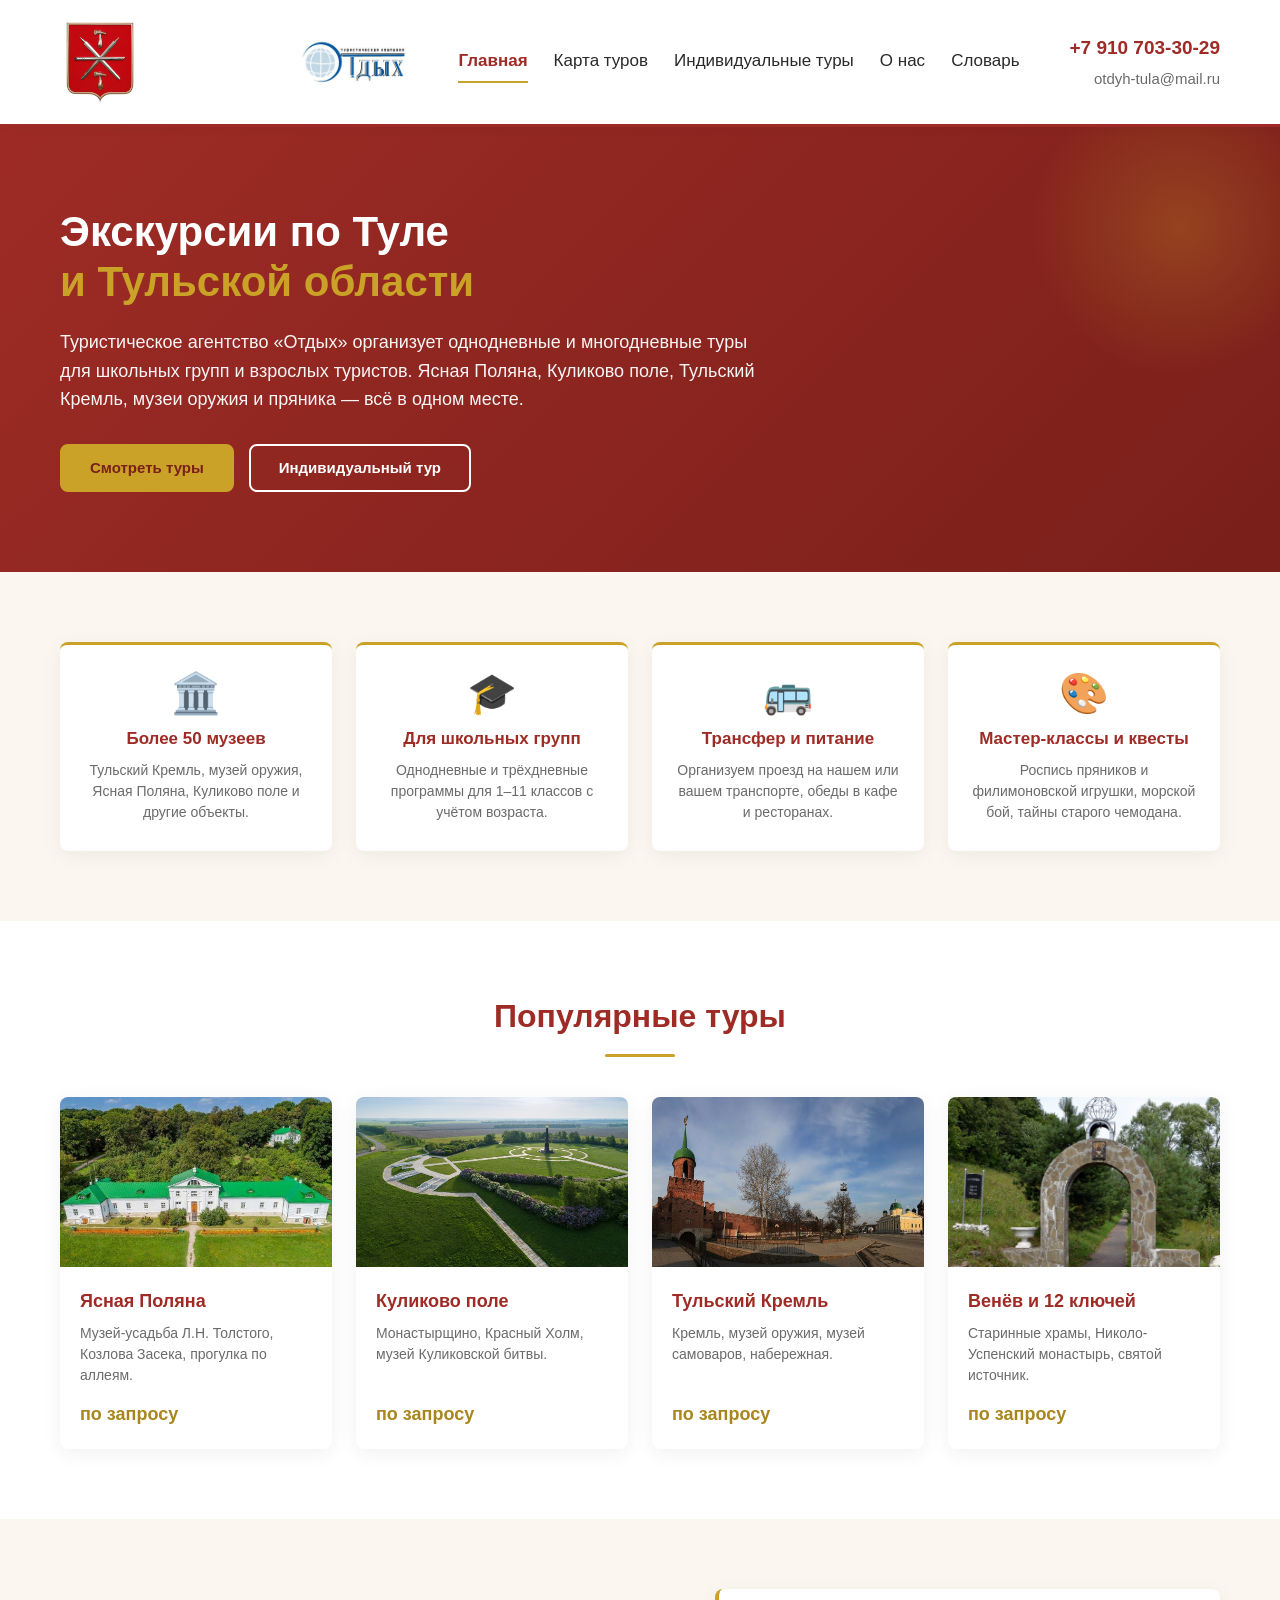
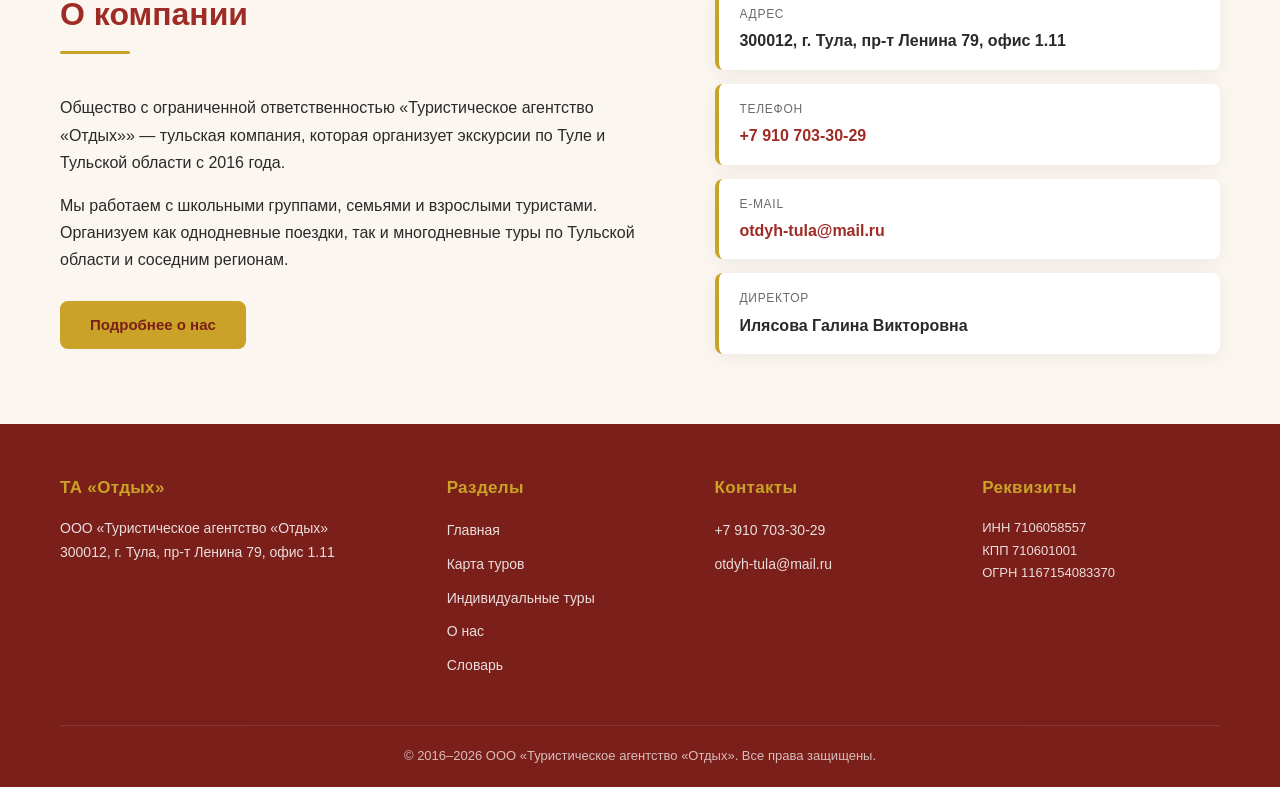
<file: index.html>
<!DOCTYPE html>
<html lang="ru">
<head>
    <meta charset="UTF-8">
    <meta name="viewport" content="width=device-width, initial-scale=1.0">
    <title>Туристическое агентство «Отдых» — экскурсии по Туле и Тульской области</title>
    <meta name="description" content="Туристическое агентство «Отдых» в Туле. Экскурсии для школьников и взрослых по Туле, Ясной Поляне, Куликову полю. Мастер-классы, квесты, индивидуальные туры.">
    <link rel="stylesheet" href="style.css">
    <link rel="icon" href="/favicon.ico" sizes="any">
    <link rel="icon" type="image/png" sizes="32x32" href="/favicon-32x32.png">
    <link rel="icon" type="image/png" sizes="16x16" href="/favicon-16x16.png">
    <link rel="apple-touch-icon" sizes="180x180" href="/apple-touch-icon.png">
    <link rel="manifest" href="/site.webmanifest">
</head>
<body>

    <header class="header">
        <div class="container">
            <div class="header__wrap">
                <a href="index.html" class="header__logo">
                    <img src="tula-coat-of-arms.png" alt="Герб Тулы" class="header__coat">
                    <img src="logo1.jpg" alt="Логотип ТА «Отдых»" class="header__logo-img">
                </a>
                <nav class="nav">
                    <a href="index.html" class="nav__link nav__link--active">Главная</a>
                    <a href="tours.html" class="nav__link">Карта туров</a>
                    <a href="individual.html" class="nav__link">Индивидуальные туры</a>
                    <a href="about.html" class="nav__link">О нас</a>
                    <a href="dictionary.html" class="nav__link">Словарь</a>
                </nav>
                <div class="header__contacts">
                    <a href="tel:+79107033029" class="header__phone">+7 910 703-30-29</a>
                    <a href="mailto:otdyh-tula@mail.ru" class="header__email">otdyh-tula@mail.ru</a>
                </div>
            </div>
        </div>
    </header>

    <section class="hero">
        <div class="container">
            <div class="hero__content">
                <h1 class="hero__title">
                    Экскурсии по Туле<br>
                    <span class="hero__title-accent">и Тульской области</span>
                </h1>
                <p class="hero__text">
                    Туристическое агентство «Отдых» организует однодневные и многодневные туры
                    для школьных групп и взрослых туристов. Ясная Поляна, Куликово поле,
                    Тульский Кремль, музеи оружия и пряника — всё в одном месте.
                </p>
                <div class="hero__buttons">
                    <a href="tours.html" class="btn btn--primary">Смотреть туры</a>
                    <a href="individual.html" class="btn btn--outline">Индивидуальный тур</a>
                </div>
            </div>
        </div>
    </section>

    <section class="benefits">
        <div class="container">
            <div class="benefits__grid">

                <div class="benefit">
                    <div class="benefit__icon">🏛️</div>
                    <h3 class="benefit__title">Более 50 музеев</h3>
                    <p class="benefit__text">Тульский Кремль, музей оружия, Ясная Поляна, Куликово поле и другие объекты.</p>
                </div>

                <div class="benefit">
                    <div class="benefit__icon">🎓</div>
                    <h3 class="benefit__title">Для школьных групп</h3>
                    <p class="benefit__text">Однодневные и трёхдневные программы для 1–11 классов с учётом возраста.</p>
                </div>

                <div class="benefit">
                    <div class="benefit__icon">🚌</div>
                    <h3 class="benefit__title">Трансфер и питание</h3>
                    <p class="benefit__text">Организуем проезд на нашем или вашем транспорте, обеды в кафе и ресторанах.</p>
                </div>

                <div class="benefit">
                    <div class="benefit__icon">🎨</div>
                    <h3 class="benefit__title">Мастер-классы и квесты</h3>
                    <p class="benefit__text">Роспись пряников и филимоновской игрушки, морской бой, тайны старого чемодана.</p>
                </div>

            </div>
        </div>
    </section>

    <section class="tours-preview">
        <div class="container">
            <h2 class="section-title">Популярные туры</h2>

            <div class="tours-preview__grid">

                <a href="tours.html#yasnaya" class="tour-card" data-tour-id="yasnaya-estate">
                    <img src="" alt="Ясная Поляна" class="tour-card__img">
                    <div class="tour-card__body">
                        <h3 class="tour-card__title">Ясная Поляна</h3>
                        <p class="tour-card__text">Музей-усадьба Л.Н. Толстого, Козлова Засека, прогулка по аллеям.</p>
                        <span class="tour-card__price">по запросу</span>
                    </div>
                </a>

                <a href="tours.html#kuli" class="tour-card" data-tour-id="kuli-museum">
                    <img src="" alt="Куликово поле" class="tour-card__img">
                    <div class="tour-card__body">
                        <h3 class="tour-card__title">Куликово поле</h3>
                        <p class="tour-card__text">Монастырщино, Красный Холм, музей Куликовской битвы.</p>
                        <span class="tour-card__price">по запросу</span>
                    </div>
                </a>

                <a href="tours.html#tula" class="tour-card" data-tour-id="tula-kremlin">
                    <img src="" alt="Тульский Кремль" class="tour-card__img">
                    <div class="tour-card__body">
                        <h3 class="tour-card__title">Тульский Кремль</h3>
                        <p class="tour-card__text">Кремль, музей оружия, музей самоваров, набережная.</p>
                        <span class="tour-card__price">по запросу</span>
                    </div>
                </a>

                <a href="tours.html#venev" class="tour-card" data-tour-id="venev">
                    <img src="" alt="Венёв" class="tour-card__img">
                    <div class="tour-card__body">
                        <h3 class="tour-card__title">Венёв и 12 ключей</h3>
                        <p class="tour-card__text">Старинные храмы, Николо-Успенский монастырь, святой источник.</p>
                        <span class="tour-card__price">по запросу</span>
                    </div>
                </a>

            </div>
        </div>
    </section>

    <section class="about-preview">
        <div class="container">
            <div class="about-preview__grid">
                <div class="about-preview__text">
                    <h2 class="section-title section-title--left">О компании</h2>
                    <p>
                        Общество с ограниченной ответственностью «Туристическое агентство «Отдых»» —
                        тульская компания, которая организует экскурсии по Туле
                        и Тульской области с 2016 года.
                    </p>
                    <p>
                        Мы работаем с школьными группами, семьями и взрослыми туристами.
                        Организуем как однодневные поездки, так и многодневные туры
                        по Тульской области и соседним регионам.
                    </p>
                    <a href="about.html" class="btn btn--primary">Подробнее о нас</a>
                </div>
                <div class="about-preview__info">
                    <div class="info-card">
                        <div class="info-card__label">Адрес</div>
                        <div class="info-card__value">300012, г. Тула, пр-т Ленина 79, офис 1.11</div>
                    </div>
                    <div class="info-card">
                        <div class="info-card__label">Телефон</div>
                        <div class="info-card__value"><a href="tel:+79107033029">+7 910 703-30-29</a></div>
                    </div>
                    <div class="info-card">
                        <div class="info-card__label">E-mail</div>
                        <div class="info-card__value"><a href="mailto:otdyh-tula@mail.ru">otdyh-tula@mail.ru</a></div>
                    </div>
                    <div class="info-card">
                        <div class="info-card__label">Директор</div>
                        <div class="info-card__value">Илясова Галина Викторовна</div>
                    </div>
                </div>
            </div>
        </div>
    </section>

    <footer class="footer">
        <div class="container">
            <div class="footer__grid">

                <div class="footer__col">
                    <div class="footer__title">ТА «Отдых»</div>
                    <p class="footer__text">
                        ООО «Туристическое агентство «Отдых»<br>
                        300012, г. Тула, пр-т Ленина 79, офис 1.11
                    </p>
                </div>

                <div class="footer__col">
                    <div class="footer__title">Разделы</div>
                    <ul class="footer__list">
                        <li><a href="index.html">Главная</a></li>
                        <li><a href="tours.html">Карта туров</a></li>
                        <li><a href="individual.html">Индивидуальные туры</a></li>
                        <li><a href="about.html">О нас</a></li>
                        <li><a href="dictionary.html">Словарь</a></li>
                    </ul>
                </div>

                <div class="footer__col">
                    <div class="footer__title">Контакты</div>
                    <ul class="footer__list">
                        <li><a href="tel:+79107033029">+7 910 703-30-29</a></li>
                        <li><a href="mailto:otdyh-tula@mail.ru">otdyh-tula@mail.ru</a></li>
                    </ul>
                </div>

                <div class="footer__col">
                    <div class="footer__title">Реквизиты</div>
                    <p class="footer__text footer__text--small">
                        ИНН 7106058557<br>
                        КПП 710601001<br>
                        ОГРН 1167154083370
                    </p>
                </div>

            </div>

            <div class="footer__bottom">
                © 2016–2026 ООО «Туристическое агентство «Отдых». Все права защищены.
            </div>
        </div>
    </footer>

    <script>
    const toursData = {
        "yasnaya-estate": {
            photos: ["tour-yasnaya-estate-1.jpg", "tour-yasnaya-estate-2.jpg", "tour-yasnaya-estate-3.jpg"]
        },
        "kuli-museum": {
            photos: ["tour-kuli-1.jpg", "tour-kuli-2.jpg", "tour-kuli-3.jpg"]
        },
        "tula-kremlin": {
            photos: ["tour-kremlin-1.jpg", "tour-kremlin-2.jpg", "tour-kremlin-3.jpg"]
        },
        "venev": {
            photos: ["tour-venev-1.jpg", "tour-venev-2.jpg", "tour-venev-3.jpg"]
        }
    };

    document.addEventListener('DOMContentLoaded', function () {
        document.querySelectorAll('.tour-card').forEach(function (card) {
            const id = card.dataset.tourId;
            const tour = toursData[id];
            const img = card.querySelector('.tour-card__img');
            if (tour && img && tour.photos && tour.photos.length > 0) {
                img.src = tour.photos[0];
                img.alt = card.querySelector('.tour-card__title') ? card.querySelector('.tour-card__title').textContent : '';
            }
        });
    });
    </script>

</body>
</html>
</html>
</file>
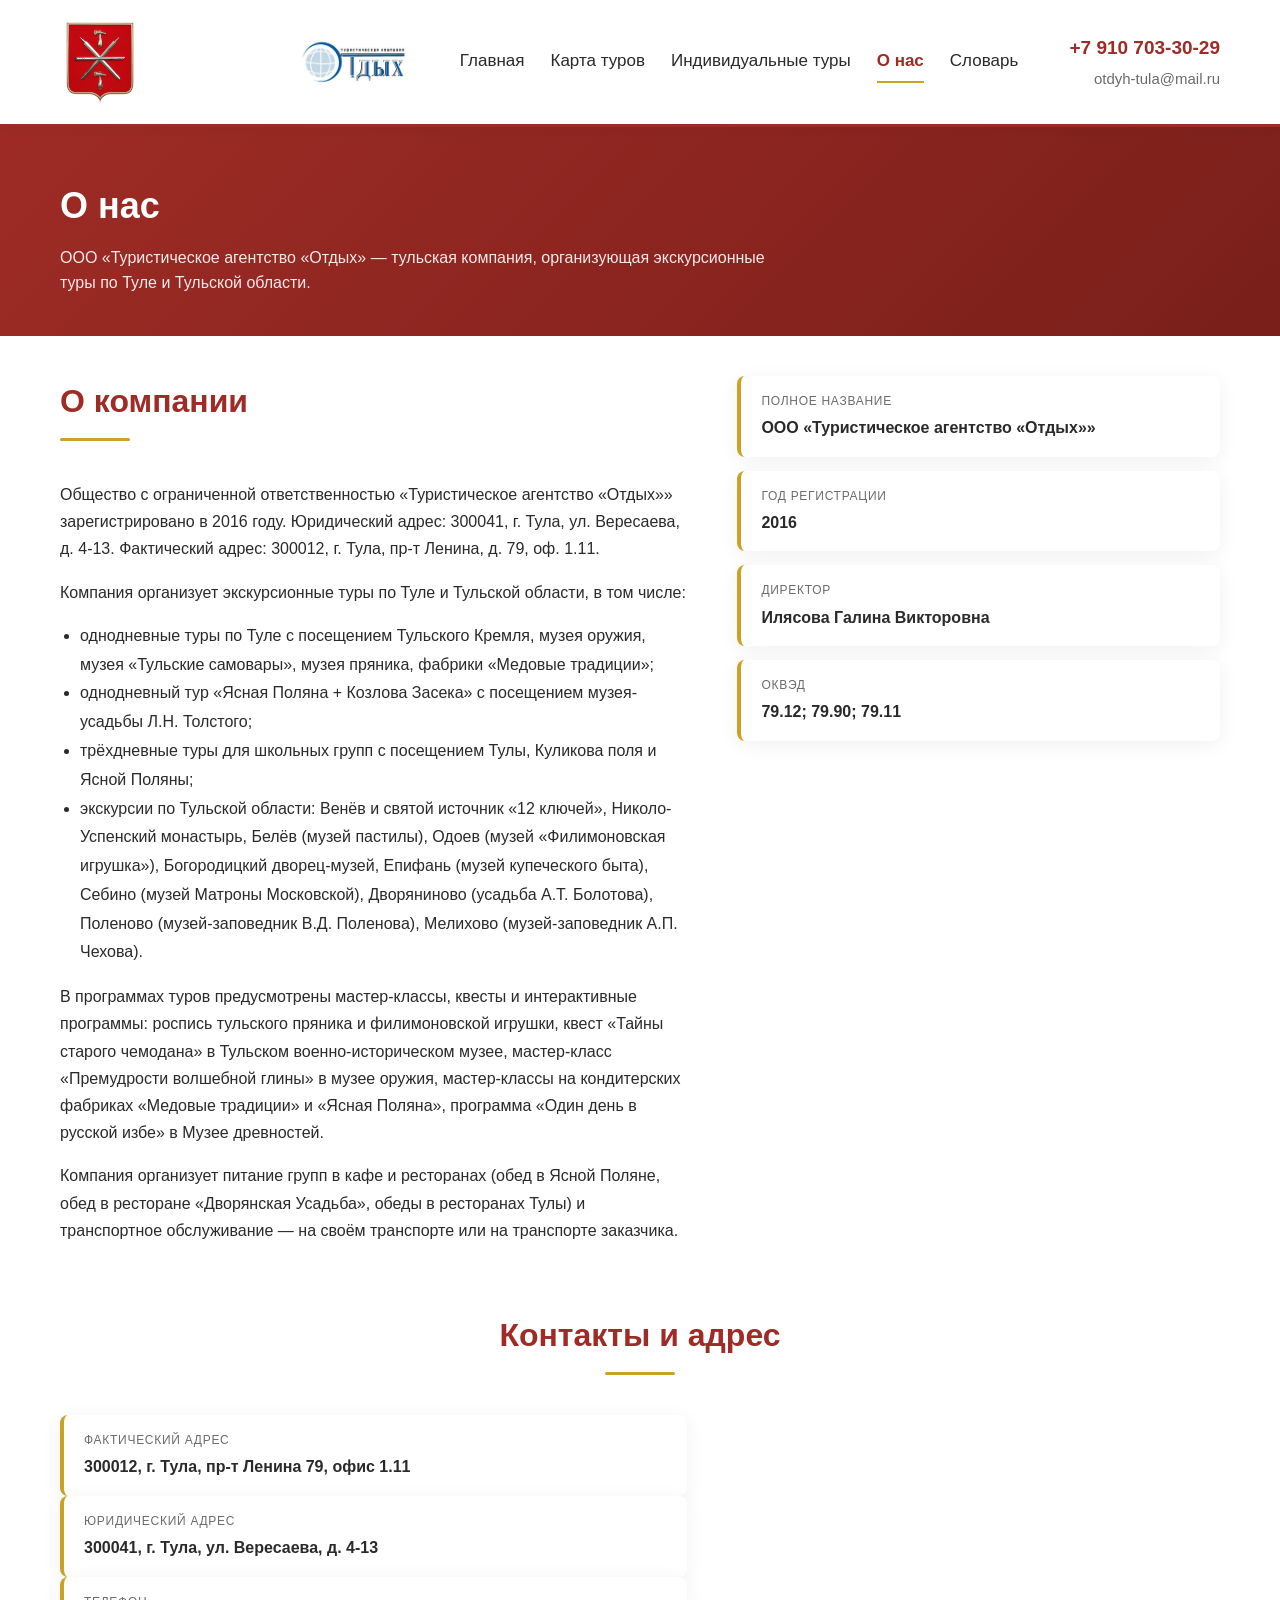
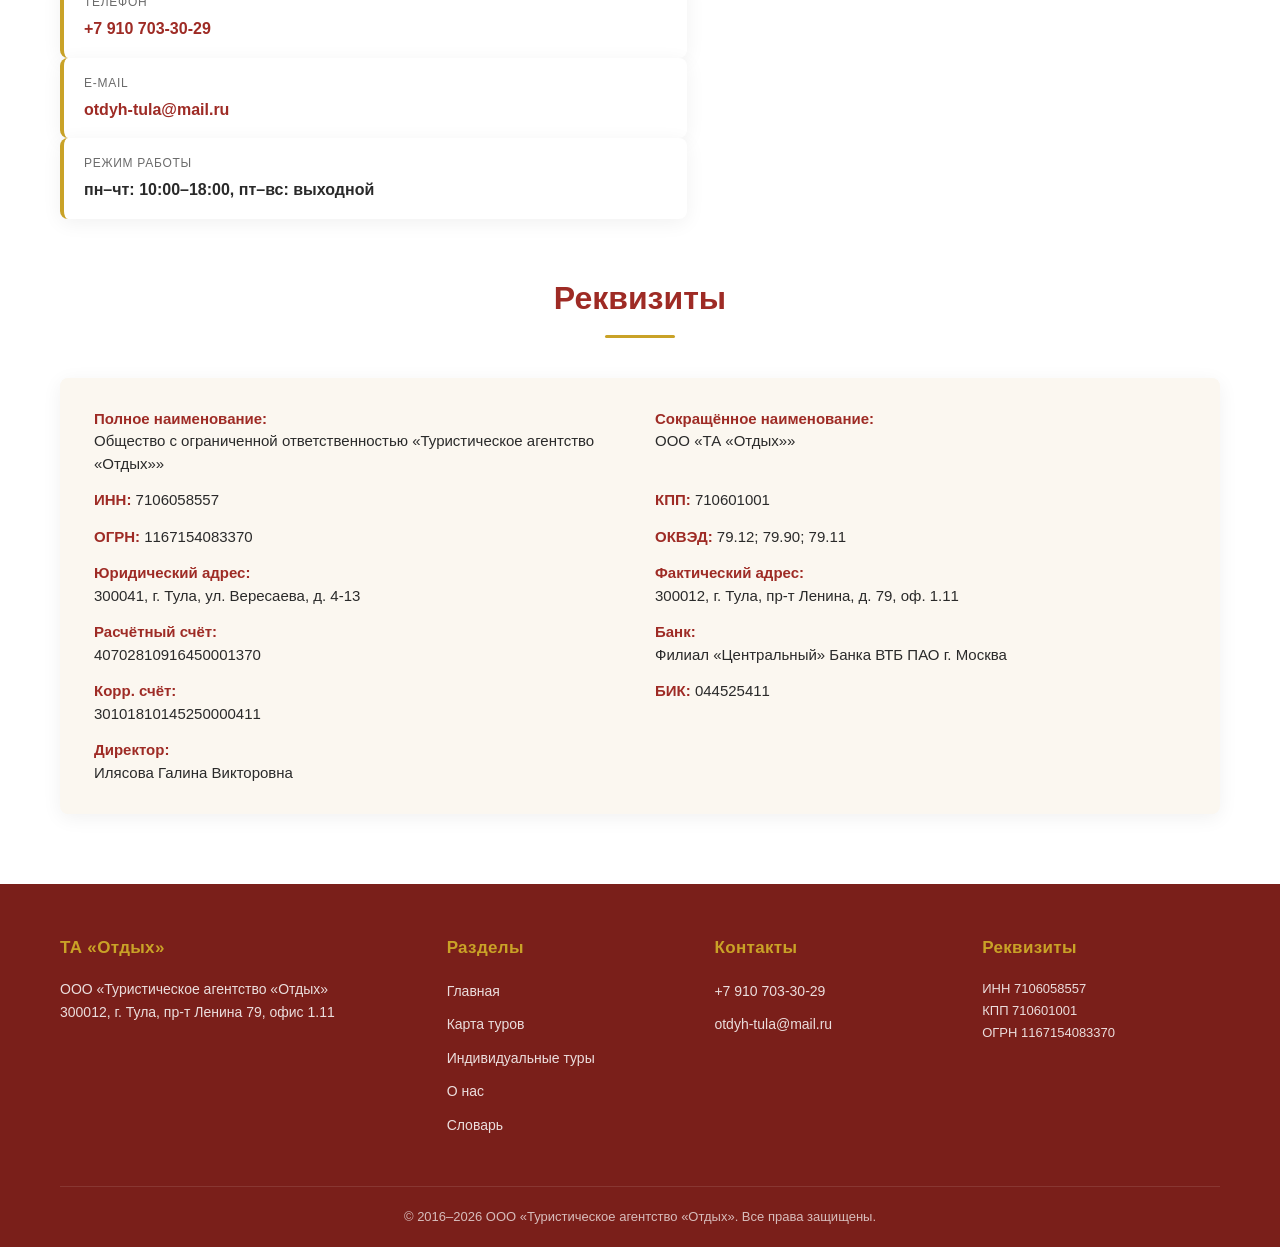
<file: about.html>
<!DOCTYPE html>
<html lang="ru">
<head>
    <meta charset="UTF-8">
    <meta name="viewport" content="width=device-width, initial-scale=1.0">
    <title>О нас — Туристическое агентство «Отдых»</title>
    <meta name="description" content="ООО «Туристическое агентство «Отдых» в Туле: информация о компании, реквизиты, контакты, схема проезда.">
    <link rel="stylesheet" href="style.css">
    <link rel="icon" href="/favicon.ico" sizes="any">
    <link rel="icon" type="image/png" sizes="32x32" href="/favicon-32x32.png">
    <link rel="icon" type="image/png" sizes="16x16" href="/favicon-16x16.png">
    <link rel="apple-touch-icon" sizes="180x180" href="/apple-touch-icon.png">
    <link rel="manifest" href="/site.webmanifest">
</head>
<body>

    <header class="header">
        <div class="container">
            <div class="header__wrap">
                <a href="index.html" class="header__logo">
                    <img src="tula-coat-of-arms.png" alt="Герб Тулы" class="header__coat">
                    <img src="logo1.jpg" alt="Логотип ТА «Отдых»" class="header__logo-img">
                </a>
                <nav class="nav">
                    <a href="index.html" class="nav__link">Главная</a>
                    <a href="tours.html" class="nav__link">Карта туров</a>
                    <a href="individual.html" class="nav__link">Индивидуальные туры</a>
                    <a href="about.html" class="nav__link nav__link--active">О нас</a>
                    <a href="dictionary.html" class="nav__link">Словарь</a>
                </nav>
                <div class="header__contacts">
                    <a href="tel:+79107033029" class="header__phone">+7 910 703-30-29</a>
                    <a href="mailto:otdyh-tula@mail.ru" class="header__email">otdyh-tula@mail.ru</a>
                </div>
            </div>
        </div>
    </header>

    <section class="page-header">
        <div class="container">
            <h1 class="page-header__title">О нас</h1>
            <p class="page-header__subtitle">
                ООО «Туристическое агентство «Отдых» — тульская компания,
                организующая экскурсионные туры по Туле и Тульской области.
            </p>
        </div>
    </section>

    <main class="page-content">
        <div class="container">

            <div class="about-grid">
                <div class="about-grid__text">
                    <h2 class="section-title section-title--left">О компании</h2>

                    <p>
                        Общество с ограниченной ответственностью «Туристическое агентство «Отдых»»
                        зарегистрировано в 2016 году. Юридический адрес: 300041, г. Тула,
                        ул. Вересаева, д. 4-13. Фактический адрес: 300012, г. Тула,
                        пр-т Ленина, д. 79, оф. 1.11.
                    </p>

                    <p>
                        Компания организует экскурсионные туры по Туле и Тульской области,
                        в том числе:
                    </p>

                    <ul style="margin: 0 0 16px 20px; font-size: 16px; line-height: 1.8; list-style: disc;">
                        <li>однодневные туры по Туле с посещением Тульского Кремля,
                            музея оружия, музея «Тульские самовары», музея пряника,
                            фабрики «Медовые традиции»;</li>
                        <li>однодневный тур «Ясная Поляна + Козлова Засека»
                            с посещением музея-усадьбы Л.Н. Толстого;</li>
                        <li>трёхдневные туры для школьных групп с посещением
                            Тулы, Куликова поля и Ясной Поляны;</li>
                        <li>экскурсии по Тульской области: Венёв и святой источник
                            «12 ключей», Николо-Успенский монастырь, Белёв
                            (музей пастилы), Одоев (музей «Филимоновская игрушка»),
                            Богородицкий дворец-музей, Епифань (музей купеческого быта),
                            Себино (музей Матроны Московской), Дворяниново
                            (усадьба А.Т. Болотова), Поленово (музей-заповедник
                            В.Д. Поленова), Мелихово (музей-заповедник А.П. Чехова).</li>
                    </ul>

                    <p>
                        В программах туров предусмотрены мастер-классы, квесты
                        и интерактивные программы: роспись тульского пряника
                        и филимоновской игрушки, квест «Тайны старого чемодана»
                        в Тульском военно-историческом музее, мастер-класс
                        «Премудрости волшебной глины» в музее оружия,
                        мастер-классы на кондитерских фабриках «Медовые традиции»
                        и «Ясная Поляна», программа «Один день в русской избе»
                        в Музее древностей.
                    </p>

                    <p>
                        Компания организует питание групп в кафе и ресторанах
                        (обед в Ясной Поляне, обед в ресторане «Дворянская Усадьба»,
                        обеды в ресторанах Тулы) и транспортное обслуживание —
                        на своём транспорте или на транспорте заказчика.
                    </p>
                </div>

                <div class="about-grid__info">
                    <div class="info-card">
                        <div class="info-card__label">Полное название</div>
                        <div class="info-card__value">ООО «Туристическое агентство «Отдых»»</div>
                    </div>
                    <div class="info-card">
                        <div class="info-card__label">Год регистрации</div>
                        <div class="info-card__value">2016</div>
                    </div>
                    <div class="info-card">
                        <div class="info-card__label">Директор</div>
                        <div class="info-card__value">Илясова Галина Викторовна</div>
                    </div>
                    <div class="info-card">
                        <div class="info-card__label">ОКВЭД</div>
                        <div class="info-card__value">79.12; 79.90; 79.11</div>
                    </div>
                </div>
            </div>

            <h2 class="section-title">Контакты и адрес</h2>

            <div class="about-grid">
                <div class="about-grid__text">
                    <div class="info-card">
                        <div class="info-card__label">Фактический адрес</div>
                        <div class="info-card__value">300012, г. Тула, пр-т Ленина 79, офис 1.11</div>
                    </div>
                    <div class="info-card">
                        <div class="info-card__label">Юридический адрес</div>
                        <div class="info-card__value">300041, г. Тула, ул. Вересаева, д. 4-13</div>
                    </div>
                    <div class="info-card">
                        <div class="info-card__label">Телефон</div>
                        <div class="info-card__value"><a href="tel:+79107033029">+7 910 703-30-29</a></div>
                    </div>
                    <div class="info-card">
                        <div class="info-card__label">E-mail</div>
                        <div class="info-card__value"><a href="mailto:otdyh-tula@mail.ru">otdyh-tula@mail.ru</a></div>
                    </div>
                    <div class="info-card">
                        <div class="info-card__label">Режим работы</div>
                        <div class="info-card__value">пн–чт: 10:00–18:00, пт–вс: выходной</div>
                    </div>
                </div>

                <div class="about-grid__info">
                    <div class="about-map">
                        <iframe
                            src="https://yandex.ru/map-widget/v1/?text=Тула%2C%20пр-т%20Ленина%2C%2079&z=16"
                            width="100%"
                            height="400"
                            frameborder="0"
                            allowfullscreen
                            loading="lazy">
                        </iframe>
                    </div>
                </div>
            </div>

            <h2 class="section-title">Реквизиты</h2>

            <div class="requisites">
                <div class="requisites__list">

                    <div class="requisites__item">
                        <b>Полное наименование:</b><br>
                        Общество с ограниченной ответственностью «Туристическое агентство «Отдых»»
                    </div>

                    <div class="requisites__item">
                        <b>Сокращённое наименование:</b><br>
                        ООО «ТА «Отдых»»
                    </div>

                    <div class="requisites__item">
                        <b>ИНН:</b> 7106058557
                    </div>

                    <div class="requisites__item">
                        <b>КПП:</b> 710601001
                    </div>

                    <div class="requisites__item">
                        <b>ОГРН:</b> 1167154083370
                    </div>

                    <div class="requisites__item">
                        <b>ОКВЭД:</b> 79.12; 79.90; 79.11
                    </div>

                    <div class="requisites__item">
                        <b>Юридический адрес:</b><br>
                        300041, г. Тула, ул. Вересаева, д. 4-13
                    </div>

                    <div class="requisites__item">
                        <b>Фактический адрес:</b><br>
                        300012, г. Тула, пр-т Ленина, д. 79, оф. 1.11
                    </div>

                    <div class="requisites__item">
                        <b>Расчётный счёт:</b><br>
                        40702810916450001370
                    </div>

                    <div class="requisites__item">
                        <b>Банк:</b><br>
                        Филиал «Центральный» Банка ВТБ ПАО г. Москва
                    </div>

                    <div class="requisites__item">
                        <b>Корр. счёт:</b><br>
                        30101810145250000411
                    </div>

                    <div class="requisites__item">
                        <b>БИК:</b> 044525411
                    </div>

                    <div class="requisites__item">
                        <b>Директор:</b><br>
                        Илясова Галина Викторовна
                    </div>

                </div>
            </div>

        </div>
    </main>

    <footer class="footer">
        <div class="container">
            <div class="footer__grid">
                <div class="footer__col">
                    <div class="footer__title">ТА «Отдых»</div>
                    <p class="footer__text">
                        ООО «Туристическое агентство «Отдых»<br>
                        300012, г. Тула, пр-т Ленина 79, офис 1.11
                    </p>
                </div>
                <div class="footer__col">
                    <div class="footer__title">Разделы</div>
                    <ul class="footer__list">
                        <li><a href="index.html">Главная</a></li>
                        <li><a href="tours.html">Карта туров</a></li>
                        <li><a href="individual.html">Индивидуальные туры</a></li>
                        <li><a href="about.html">О нас</a></li>
                        <li><a href="dictionary.html">Словарь</a></li>
                    </ul>
                </div>
                <div class="footer__col">
                    <div class="footer__title">Контакты</div>
                    <ul class="footer__list">
                        <li><a href="tel:+79107033029">+7 910 703-30-29</a></li>
                        <li><a href="mailto:otdyh-tula@mail.ru">otdyh-tula@mail.ru</a></li>
                    </ul>
                </div>
                <div class="footer__col">
                    <div class="footer__title">Реквизиты</div>
                    <p class="footer__text footer__text--small">
                        ИНН 7106058557<br>
                        КПП 710601001<br>
                        ОГРН 1167154083370
                    </p>
                </div>
            </div>
            <div class="footer__bottom">
                © 2016–2026 ООО «Туристическое агентство «Отдых». Все права защищены.
            </div>
        </div>
    </footer>

</body>
</html>
</html>
</file>
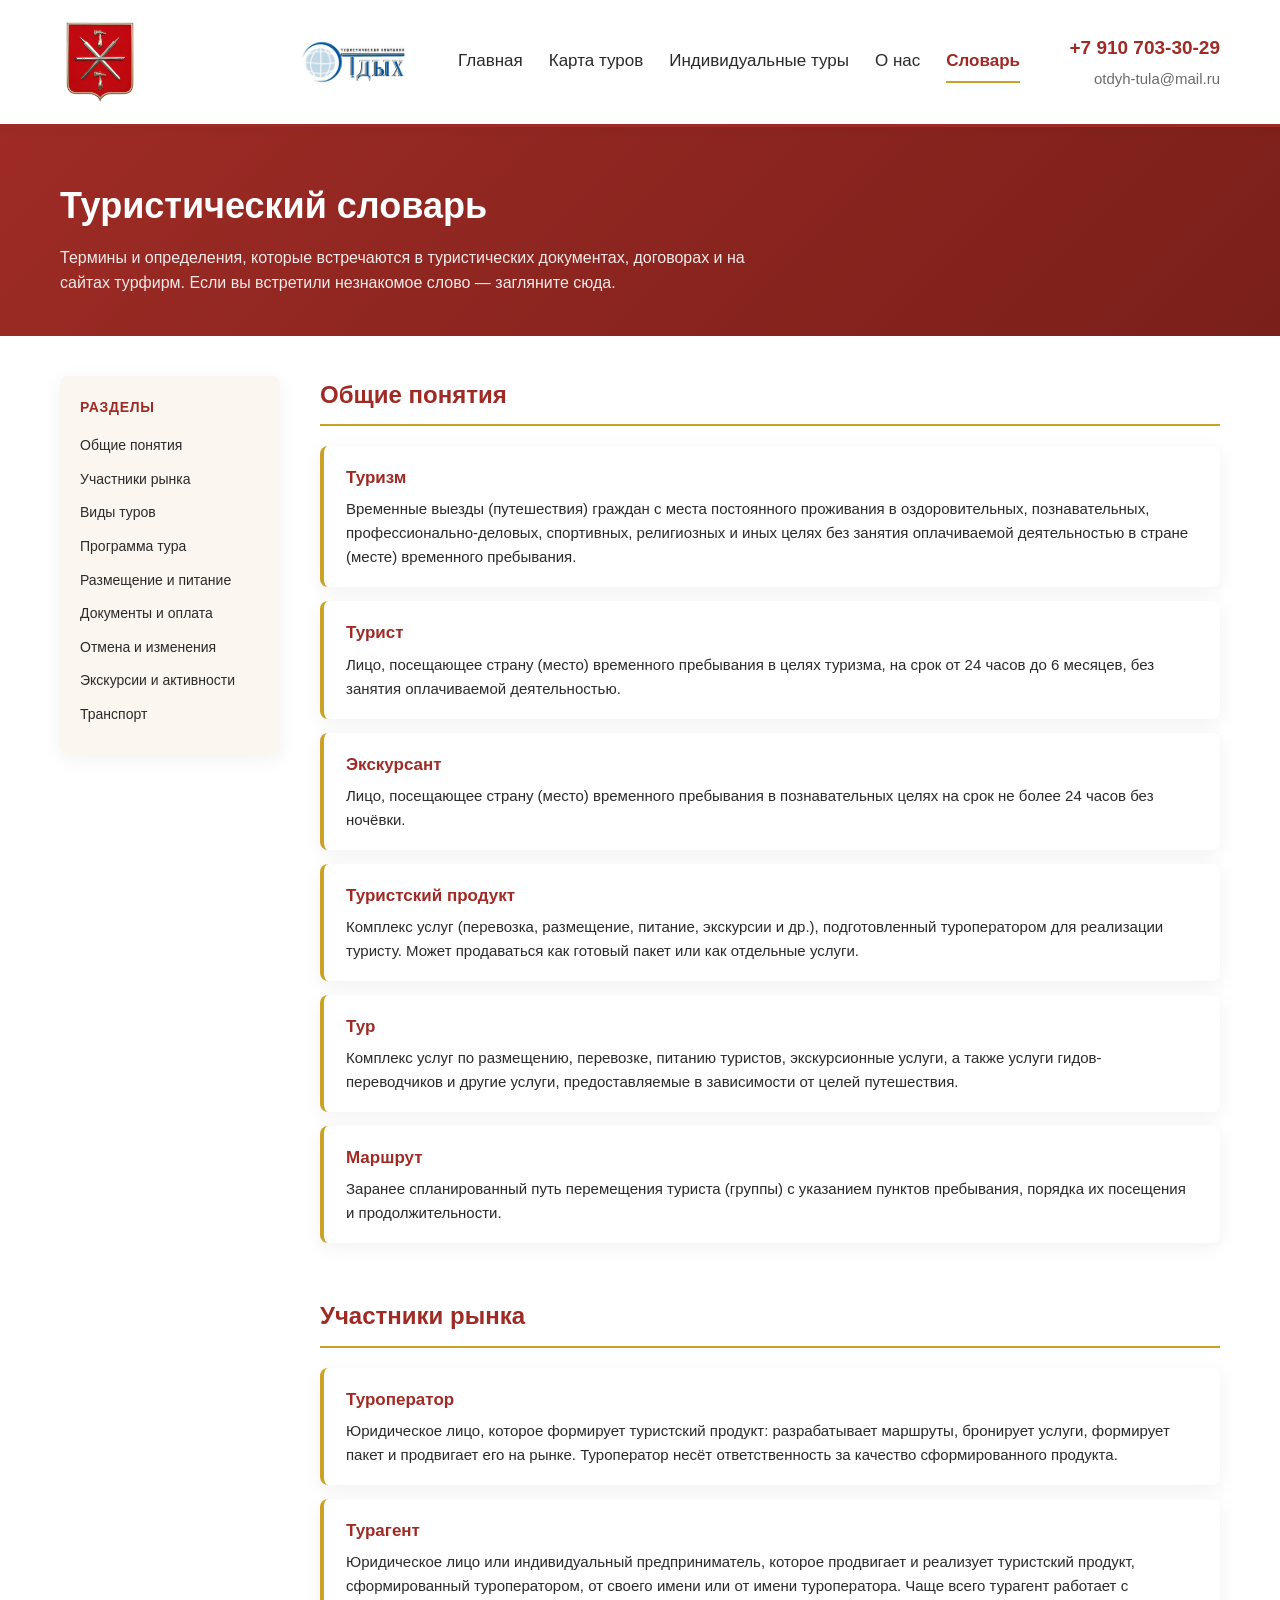
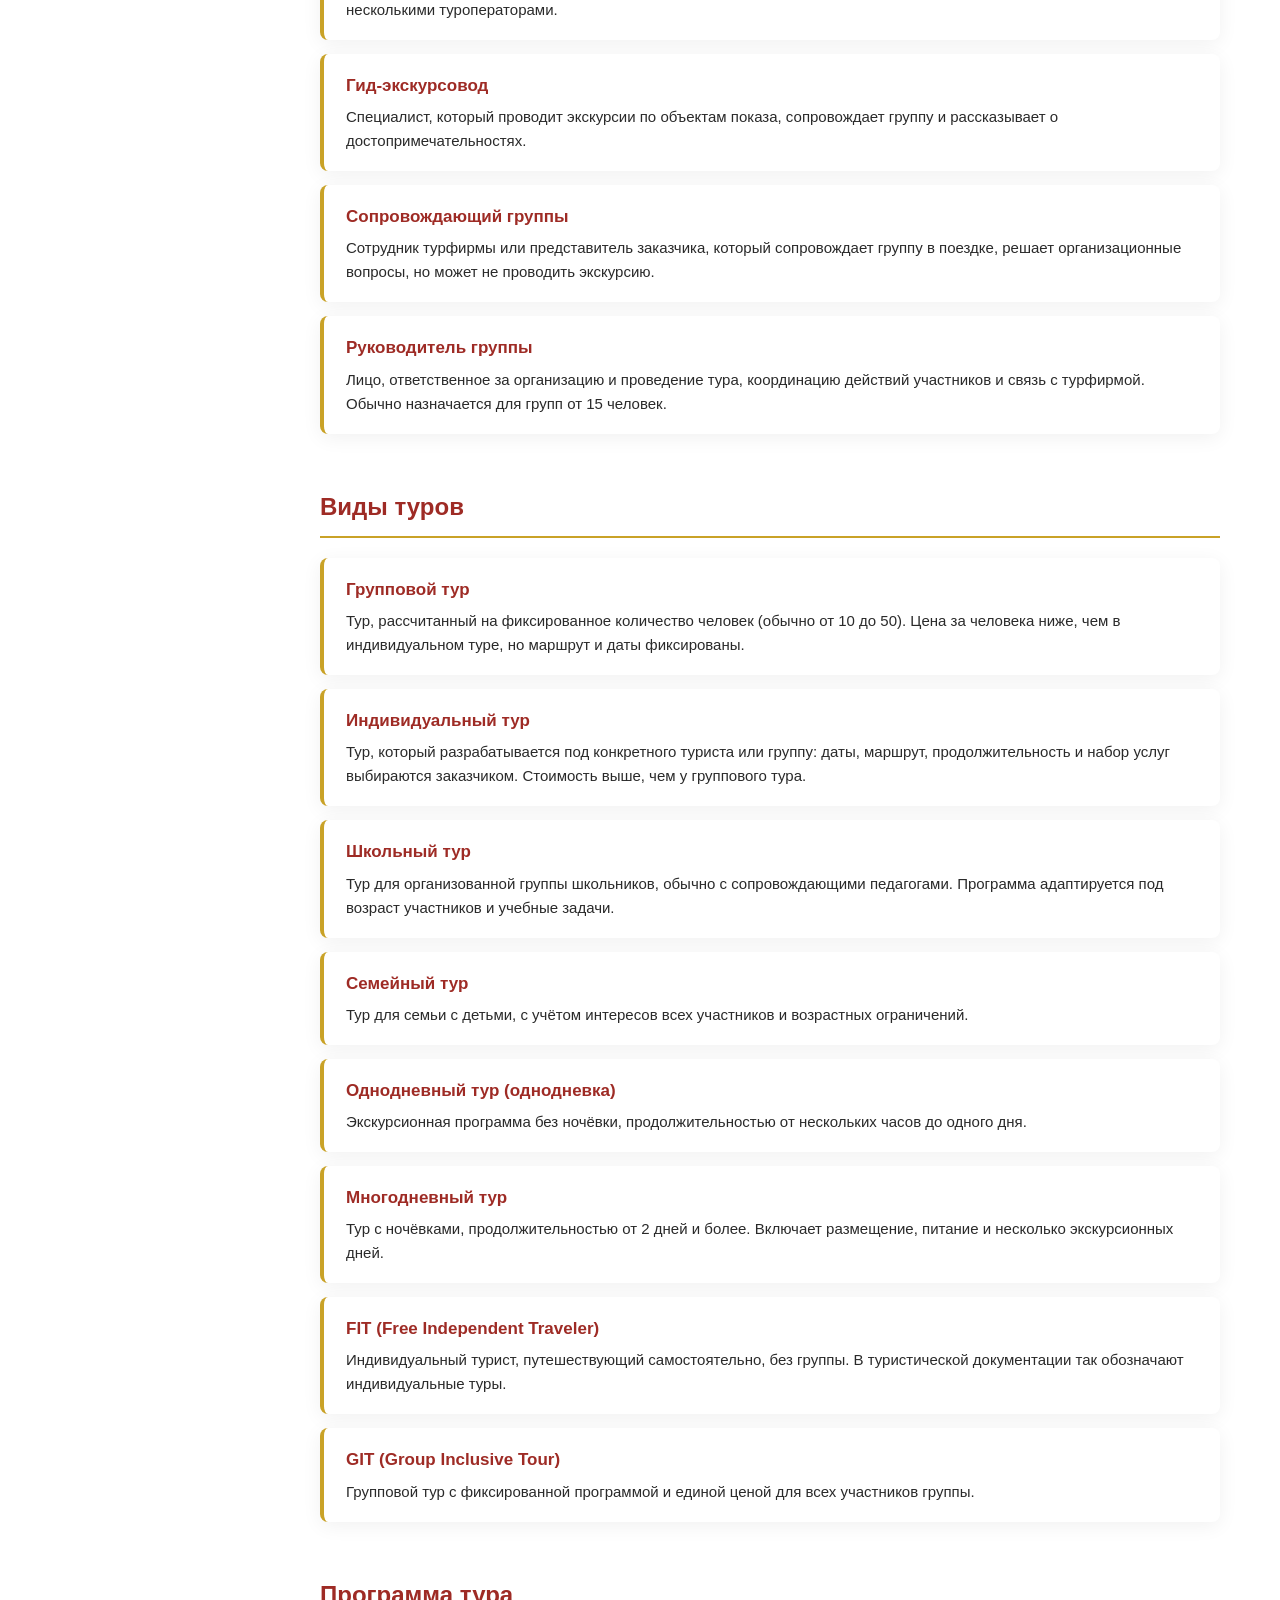
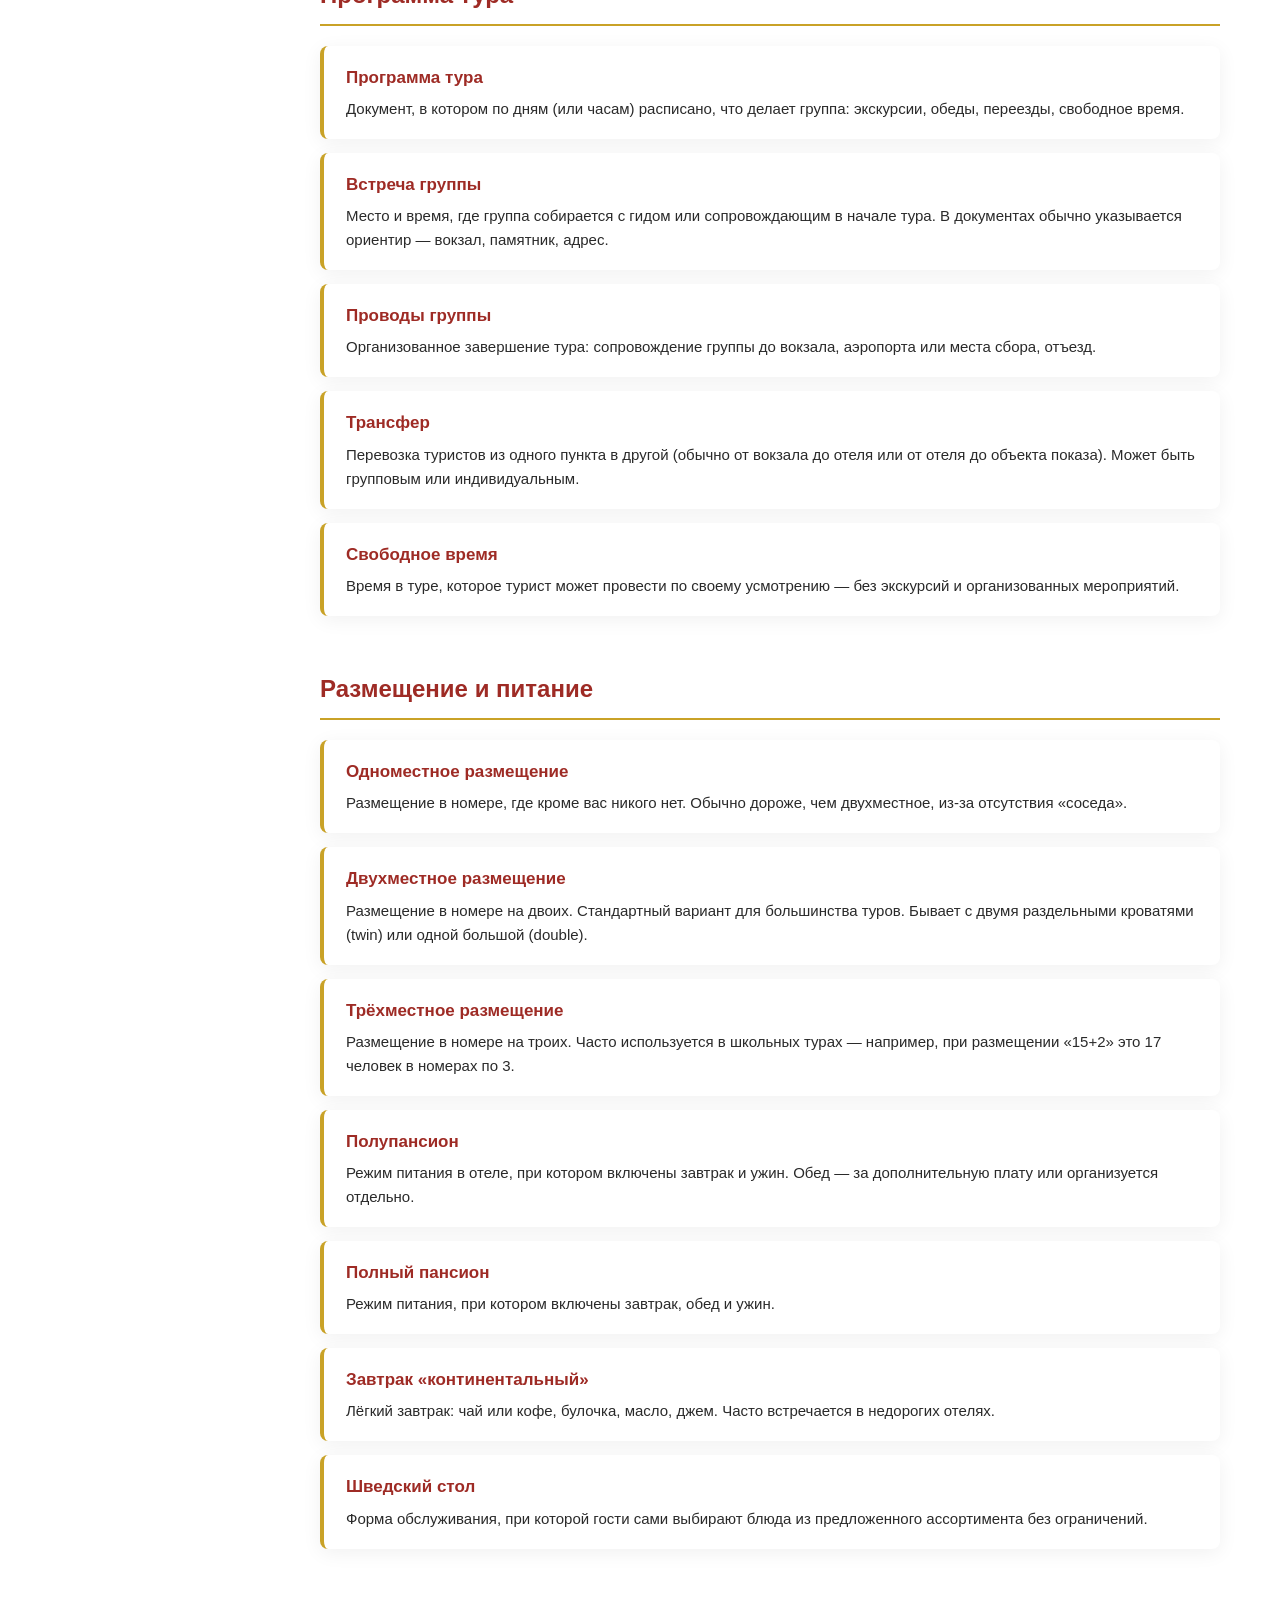
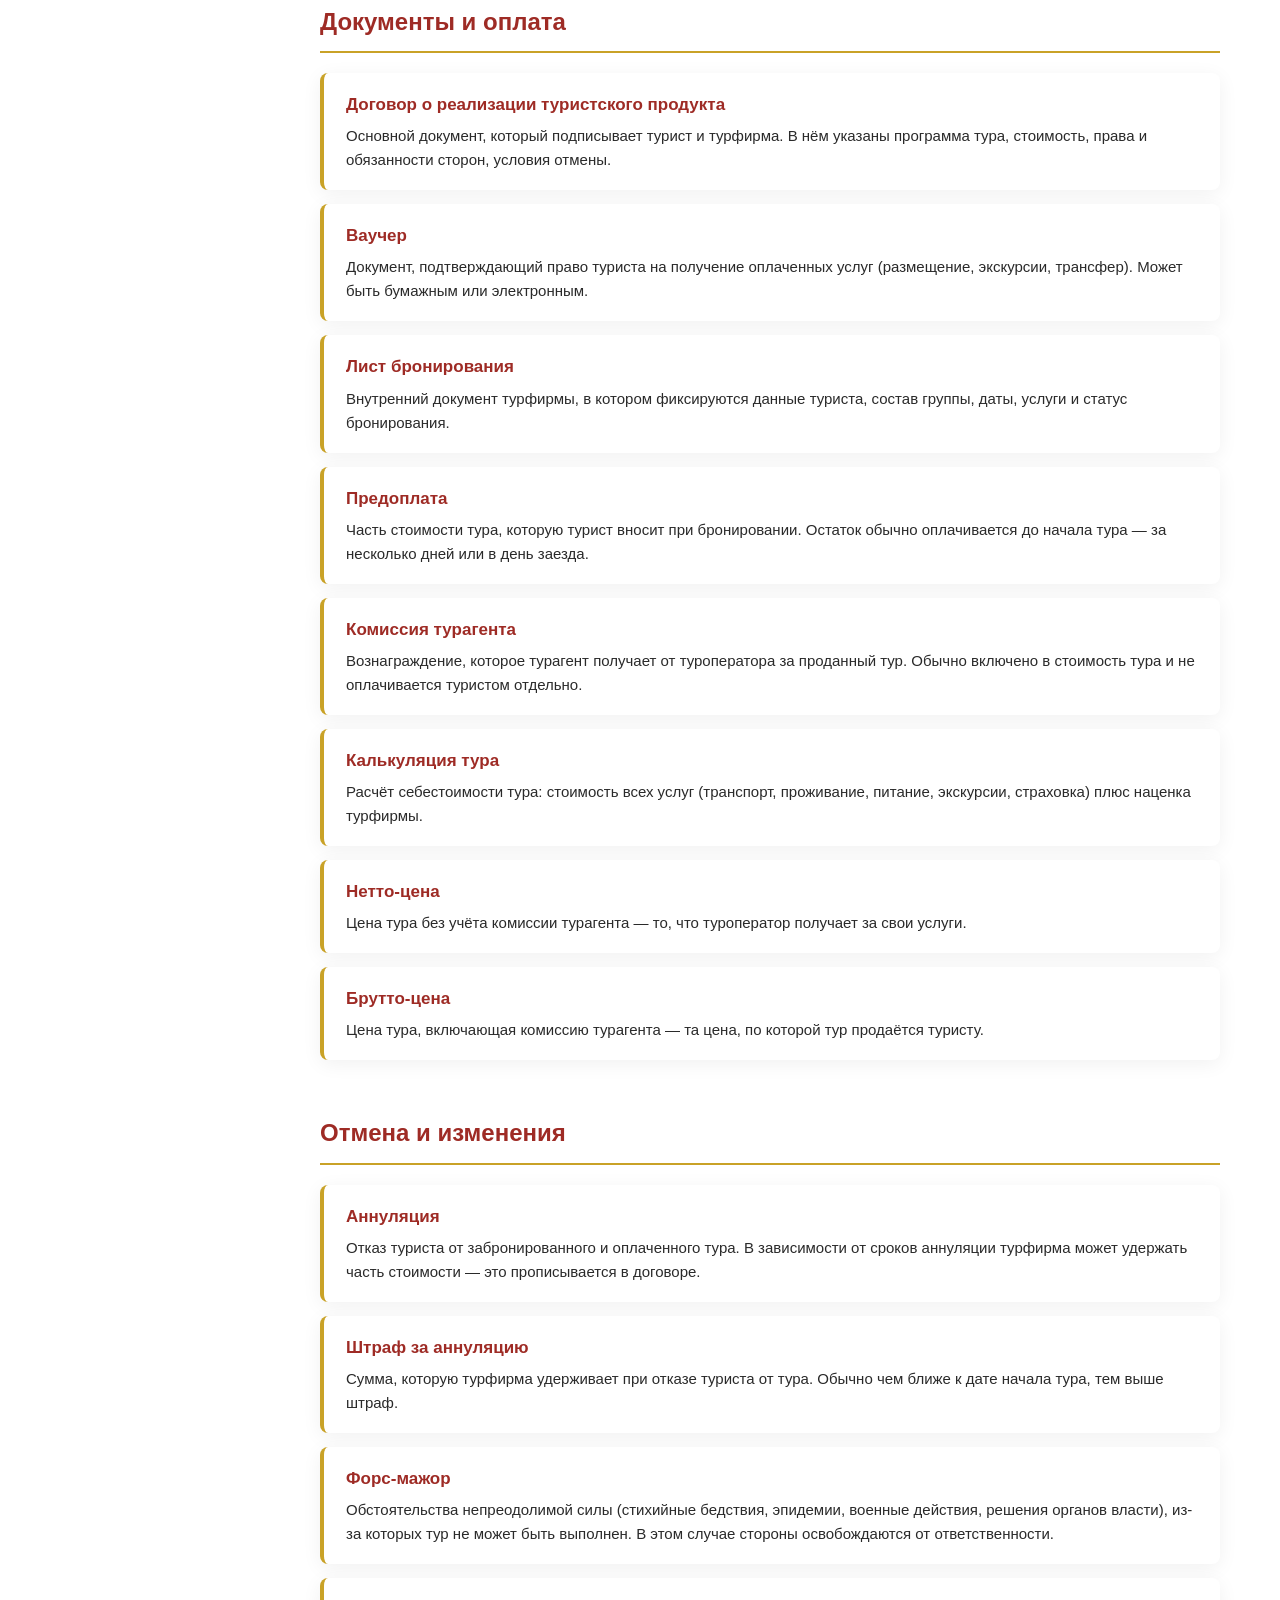
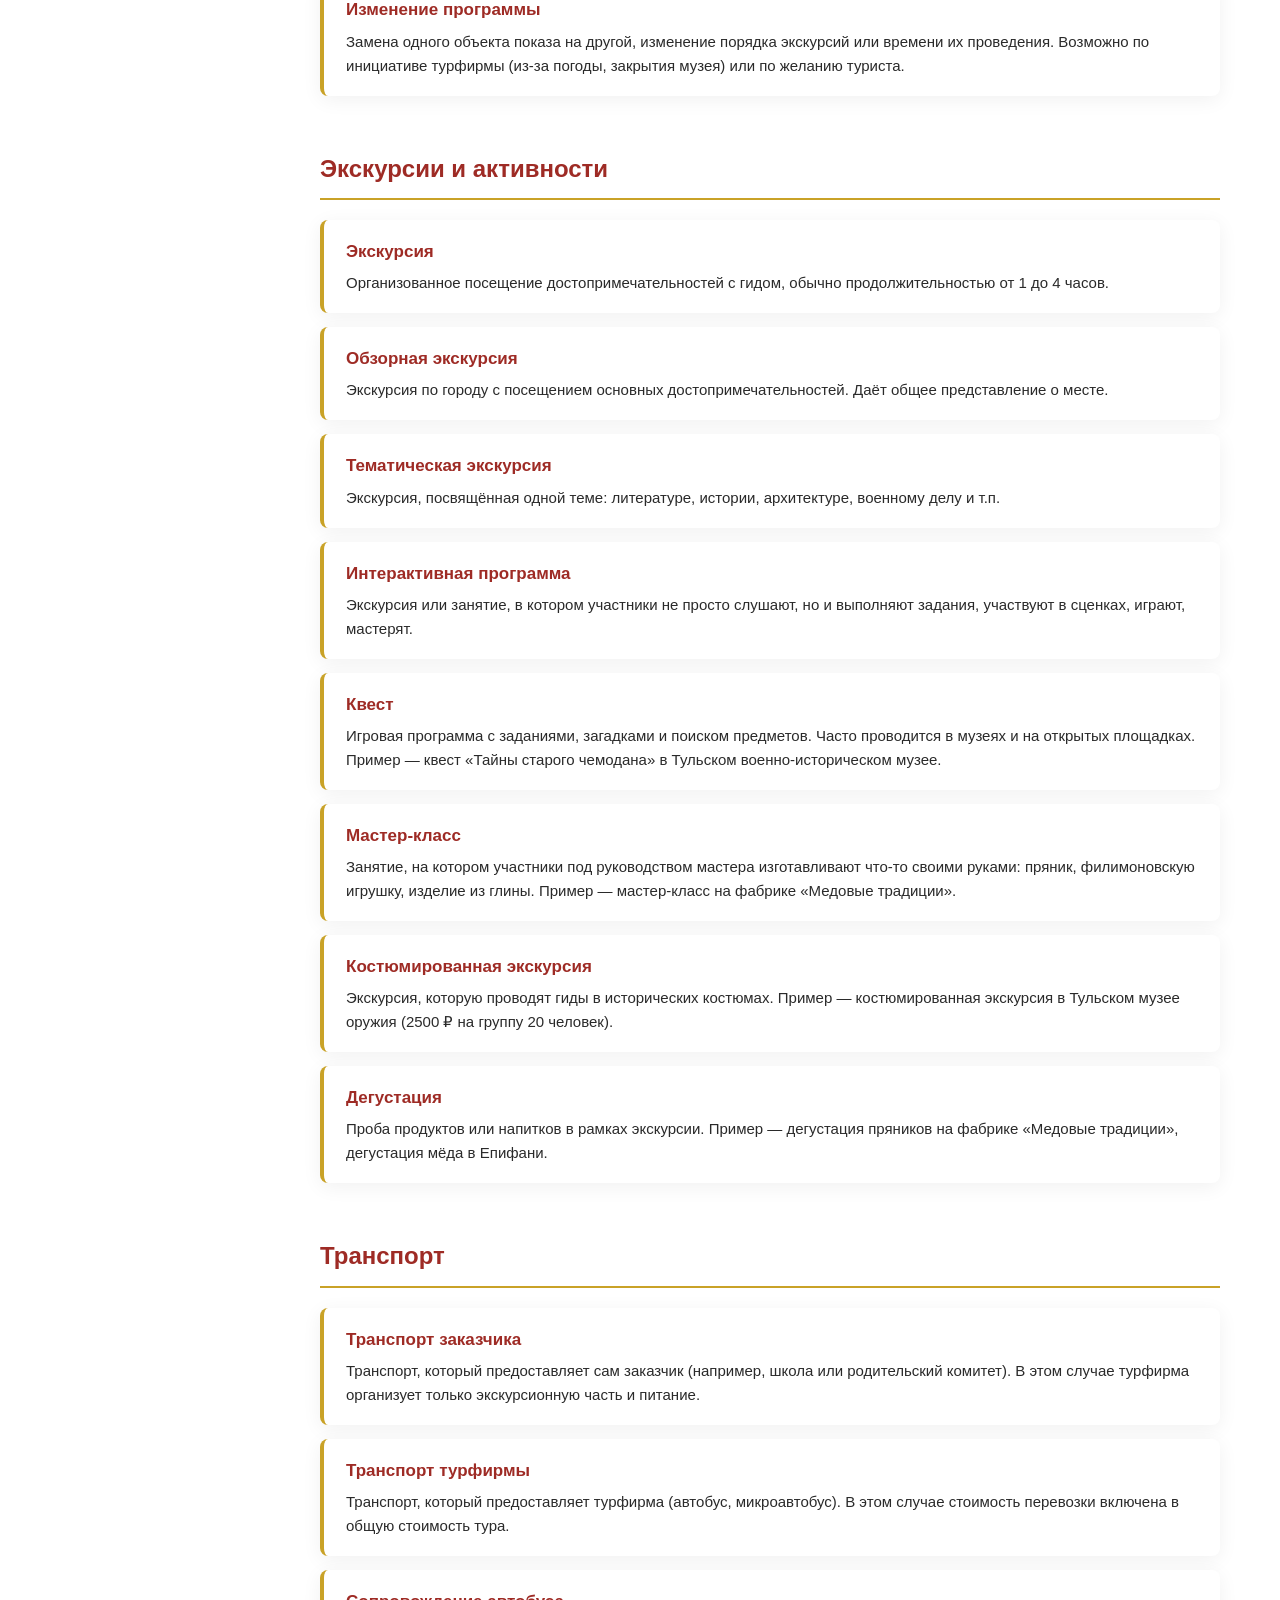
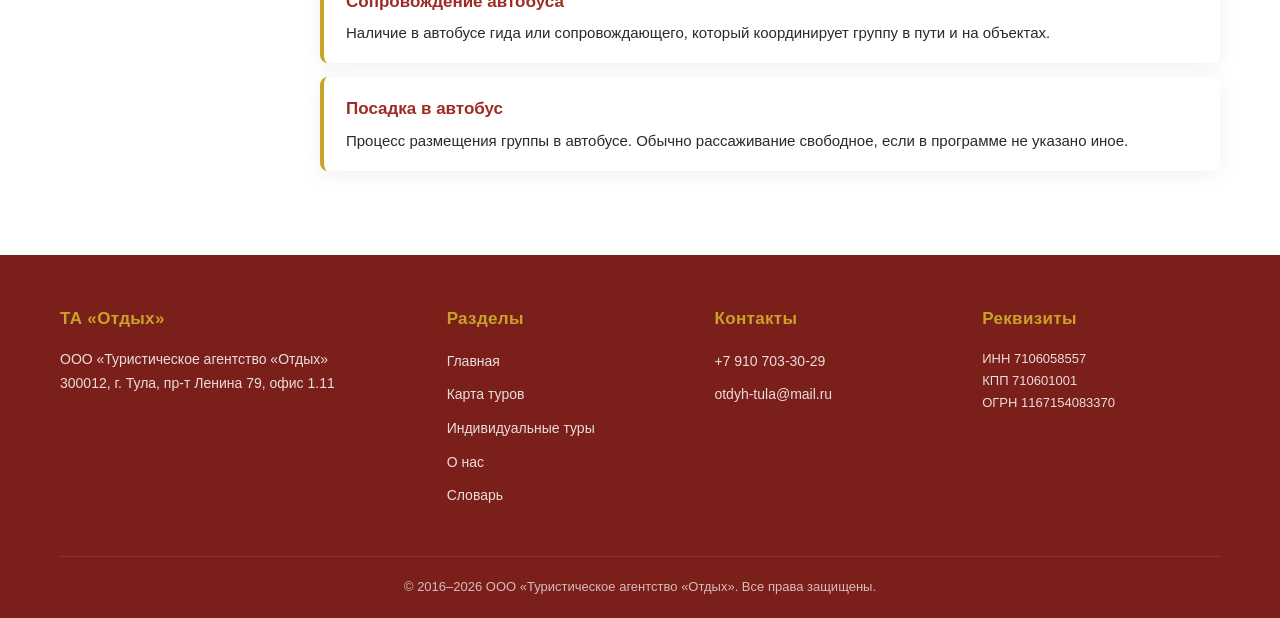
<file: dictionary.html>
<!DOCTYPE html>
<html lang="ru">
<head>
    <meta charset="UTF-8">
    <meta name="viewport" content="width=device-width, initial-scale=1.0">
    <title>Туристический словарь — Туристическое агентство «Отдых»</title>
    <meta name="description" content="Туристический словарь: термины и определения, которые встречаются в туристических документах и на сайтах турфирм.">
    <link rel="stylesheet" href="style.css">
    <link rel="icon" href="/favicon.ico" sizes="any">
    <link rel="icon" type="image/png" sizes="32x32" href="/favicon-32x32.png">
    <link rel="icon" type="image/png" sizes="16x16" href="/favicon-16x16.png">
    <link rel="apple-touch-icon" sizes="180x180" href="/apple-touch-icon.png">
    <link rel="manifest" href="/site.webmanifest">
</head>
<body>

    <header class="header">
        <div class="container">
            <div class="header__wrap">
                <a href="index.html" class="header__logo">
                    <img src="tula-coat-of-arms.png" alt="Герб Тулы" class="header__coat">
                    <img src="logo1.jpg" alt="Логотип ТА «Отдых»" class="header__logo-img">
                </a>
                <nav class="nav">
                    <a href="index.html" class="nav__link">Главная</a>
                    <a href="tours.html" class="nav__link">Карта туров</a>
                    <a href="individual.html" class="nav__link">Индивидуальные туры</a>
                    <a href="about.html" class="nav__link">О нас</a>
                    <a href="dictionary.html" class="nav__link nav__link--active">Словарь</a>
                </nav>
                <div class="header__contacts">
                    <a href="tel:+79107033029" class="header__phone">+7 910 703-30-29</a>
                    <a href="mailto:otdyh-tula@mail.ru" class="header__email">otdyh-tula@mail.ru</a>
                </div>
            </div>
        </div>
    </header>

    <section class="page-header">
        <div class="container">
            <h1 class="page-header__title">Туристический словарь</h1>
            <p class="page-header__subtitle">
                Термины и определения, которые встречаются в туристических документах,
                договорах и на сайтах турфирм. Если вы встретили незнакомое слово —
                загляните сюда.
            </p>
        </div>
    </section>

    <main class="page-content">
        <div class="container">

            <div class="dictionary">

                <aside class="dictionary__nav">
                    <div class="dictionary__nav-title">Разделы</div>
                    <ul class="dictionary__nav-list">
                        <li><a href="#general">Общие понятия</a></li>
                        <li><a href="#participants">Участники рынка</a></li>
                        <li><a href="#tours">Виды туров</a></li>
                        <li><a href="#program">Программа тура</a></li>
                        <li><a href="#accommodation">Размещение и питание</a></li>
                        <li><a href="#documents">Документы и оплата</a></li>
                        <li><a href="#exclusions">Отмена и изменения</a></li>
                        <li><a href="#excursions">Экскурсии и активности</a></li>
                        <li><a href="#transport">Транспорт</a></li>
                    </ul>
                </aside>

                <div class="dictionary__content">

                    <section class="term-section" id="general">
                        <h2 class="term-section__title">Общие понятия</h2>

                        <div class="term">
                            <div class="term__name">Туризм</div>
                            <div class="term__desc">Временные выезды (путешествия) граждан с места постоянного проживания в оздоровительных, познавательных, профессионально-деловых, спортивных, религиозных и иных целях без занятия оплачиваемой деятельностью в стране (месте) временного пребывания.</div>
                        </div>

                        <div class="term">
                            <div class="term__name">Турист</div>
                            <div class="term__desc">Лицо, посещающее страну (место) временного пребывания в целях туризма, на срок от 24 часов до 6 месяцев, без занятия оплачиваемой деятельностью.</div>
                        </div>

                        <div class="term">
                            <div class="term__name">Экскурсант</div>
                            <div class="term__desc">Лицо, посещающее страну (место) временного пребывания в познавательных целях на срок не более 24 часов без ночёвки.</div>
                        </div>

                        <div class="term">
                            <div class="term__name">Туристский продукт</div>
                            <div class="term__desc">Комплекс услуг (перевозка, размещение, питание, экскурсии и др.), подготовленный туроператором для реализации туристу. Может продаваться как готовый пакет или как отдельные услуги.</div>
                        </div>

                        <div class="term">
                            <div class="term__name">Тур</div>
                            <div class="term__desc">Комплекс услуг по размещению, перевозке, питанию туристов, экскурсионные услуги, а также услуги гидов-переводчиков и другие услуги, предоставляемые в зависимости от целей путешествия.</div>
                        </div>

                        <div class="term">
                            <div class="term__name">Маршрут</div>
                            <div class="term__desc">Заранее спланированный путь перемещения туриста (группы) с указанием пунктов пребывания, порядка их посещения и продолжительности.</div>
                        </div>
                    </section>

                    <section class="term-section" id="participants">
                        <h2 class="term-section__title">Участники рынка</h2>

                        <div class="term">
                            <div class="term__name">Туроператор</div>
                            <div class="term__desc">Юридическое лицо, которое формирует туристский продукт: разрабатывает маршруты, бронирует услуги, формирует пакет и продвигает его на рынке. Туроператор несёт ответственность за качество сформированного продукта.</div>
                        </div>

                        <div class="term">
                            <div class="term__name">Турагент</div>
                            <div class="term__desc">Юридическое лицо или индивидуальный предприниматель, которое продвигает и реализует туристский продукт, сформированный туроператором, от своего имени или от имени туроператора. Чаще всего турагент работает с несколькими туроператорами.</div>
                        </div>

                        <div class="term">
                            <div class="term__name">Гид-экскурсовод</div>
                            <div class="term__desc">Специалист, который проводит экскурсии по объектам показа, сопровождает группу и рассказывает о достопримечательностях.</div>
                        </div>

                        <div class="term">
                            <div class="term__name">Сопровождающий группы</div>
                            <div class="term__desc">Сотрудник турфирмы или представитель заказчика, который сопровождает группу в поездке, решает организационные вопросы, но может не проводить экскурсию.</div>
                        </div>

                        <div class="term">
                            <div class="term__name">Руководитель группы</div>
                            <div class="term__desc">Лицо, ответственное за организацию и проведение тура, координацию действий участников и связь с турфирмой. Обычно назначается для групп от 15 человек.</div>
                        </div>
                    </section>

                    <section class="term-section" id="tours">
                        <h2 class="term-section__title">Виды туров</h2>

                        <div class="term">
                            <div class="term__name">Групповой тур</div>
                            <div class="term__desc">Тур, рассчитанный на фиксированное количество человек (обычно от 10 до 50). Цена за человека ниже, чем в индивидуальном туре, но маршрут и даты фиксированы.</div>
                        </div>

                        <div class="term">
                            <div class="term__name">Индивидуальный тур</div>
                            <div class="term__desc">Тур, который разрабатывается под конкретного туриста или группу: даты, маршрут, продолжительность и набор услуг выбираются заказчиком. Стоимость выше, чем у группового тура.</div>
                        </div>

                        <div class="term">
                            <div class="term__name">Школьный тур</div>
                            <div class="term__desc">Тур для организованной группы школьников, обычно с сопровождающими педагогами. Программа адаптируется под возраст участников и учебные задачи.</div>
                        </div>

                        <div class="term">
                            <div class="term__name">Семейный тур</div>
                            <div class="term__desc">Тур для семьи с детьми, с учётом интересов всех участников и возрастных ограничений.</div>
                        </div>

                        <div class="term">
                            <div class="term__name">Однодневный тур (однодневка)</div>
                            <div class="term__desc">Экскурсионная программа без ночёвки, продолжительностью от нескольких часов до одного дня.</div>
                        </div>

                        <div class="term">
                            <div class="term__name">Многодневный тур</div>
                            <div class="term__desc">Тур с ночёвками, продолжительностью от 2 дней и более. Включает размещение, питание и несколько экскурсионных дней.</div>
                        </div>

                        <div class="term">
                            <div class="term__name">FIT (Free Independent Traveler)</div>
                            <div class="term__desc">Индивидуальный турист, путешествующий самостоятельно, без группы. В туристической документации так обозначают индивидуальные туры.</div>
                        </div>

                        <div class="term">
                            <div class="term__name">GIT (Group Inclusive Tour)</div>
                            <div class="term__desc">Групповой тур с фиксированной программой и единой ценой для всех участников группы.</div>
                        </div>
                    </section>

                    <section class="term-section" id="program">
                        <h2 class="term-section__title">Программа тура</h2>

                        <div class="term">
                            <div class="term__name">Программа тура</div>
                            <div class="term__desc">Документ, в котором по дням (или часам) расписано, что делает группа: экскурсии, обеды, переезды, свободное время.</div>
                        </div>

                        <div class="term">
                            <div class="term__name">Встреча группы</div>
                            <div class="term__desc">Место и время, где группа собирается с гидом или сопровождающим в начале тура. В документах обычно указывается ориентир — вокзал, памятник, адрес.</div>
                        </div>

                        <div class="term">
                            <div class="term__name">Проводы группы</div>
                            <div class="term__desc">Организованное завершение тура: сопровождение группы до вокзала, аэропорта или места сбора, отъезд.</div>
                        </div>

                        <div class="term">
                            <div class="term__name">Трансфер</div>
                            <div class="term__desc">Перевозка туристов из одного пункта в другой (обычно от вокзала до отеля или от отеля до объекта показа). Может быть групповым или индивидуальным.</div>
                        </div>

                        <div class="term">
                            <div class="term__name">Свободное время</div>
                            <div class="term__desc">Время в туре, которое турист может провести по своему усмотрению — без экскурсий и организованных мероприятий.</div>
                        </div>
                    </section>

                    <section class="term-section" id="accommodation">
                        <h2 class="term-section__title">Размещение и питание</h2>

                        <div class="term">
                            <div class="term__name">Одноместное размещение</div>
                            <div class="term__desc">Размещение в номере, где кроме вас никого нет. Обычно дороже, чем двухместное, из-за отсутствия «соседа».</div>
                        </div>

                        <div class="term">
                            <div class="term__name">Двухместное размещение</div>
                            <div class="term__desc">Размещение в номере на двоих. Стандартный вариант для большинства туров. Бывает с двумя раздельными кроватями (twin) или одной большой (double).</div>
                        </div>

                        <div class="term">
                            <div class="term__name">Трёхместное размещение</div>
                            <div class="term__desc">Размещение в номере на троих. Часто используется в школьных турах — например, при размещении «15+2» это 17 человек в номерах по 3.</div>
                        </div>

                        <div class="term">
                            <div class="term__name">Полупансион</div>
                            <div class="term__desc">Режим питания в отеле, при котором включены завтрак и ужин. Обед — за дополнительную плату или организуется отдельно.</div>
                        </div>

                        <div class="term">
                            <div class="term__name">Полный пансион</div>
                            <div class="term__desc">Режим питания, при котором включены завтрак, обед и ужин.</div>
                        </div>

                        <div class="term">
                            <div class="term__name">Завтрак «континентальный»</div>
                            <div class="term__desc">Лёгкий завтрак: чай или кофе, булочка, масло, джем. Часто встречается в недорогих отелях.</div>
                        </div>

                        <div class="term">
                            <div class="term__name">Шведский стол</div>
                            <div class="term__desc">Форма обслуживания, при которой гости сами выбирают блюда из предложенного ассортимента без ограничений.</div>
                        </div>
                    </section>

                    <section class="term-section" id="documents">
                        <h2 class="term-section__title">Документы и оплата</h2>

                        <div class="term">
                            <div class="term__name">Договор о реализации туристского продукта</div>
                            <div class="term__desc">Основной документ, который подписывает турист и турфирма. В нём указаны программа тура, стоимость, права и обязанности сторон, условия отмены.</div>
                        </div>

                        <div class="term">
                            <div class="term__name">Ваучер</div>
                            <div class="term__desc">Документ, подтверждающий право туриста на получение оплаченных услуг (размещение, экскурсии, трансфер). Может быть бумажным или электронным.</div>
                        </div>

                        <div class="term">
                            <div class="term__name">Лист бронирования</div>
                            <div class="term__desc">Внутренний документ турфирмы, в котором фиксируются данные туриста, состав группы, даты, услуги и статус бронирования.</div>
                        </div>

                        <div class="term">
                            <div class="term__name">Предоплата</div>
                            <div class="term__desc">Часть стоимости тура, которую турист вносит при бронировании. Остаток обычно оплачивается до начала тура — за несколько дней или в день заезда.</div>
                        </div>

                        <div class="term">
                            <div class="term__name">Комиссия турагента</div>
                            <div class="term__desc">Вознаграждение, которое турагент получает от туроператора за проданный тур. Обычно включено в стоимость тура и не оплачивается туристом отдельно.</div>
                        </div>

                        <div class="term">
                            <div class="term__name">Калькуляция тура</div>
                            <div class="term__desc">Расчёт себестоимости тура: стоимость всех услуг (транспорт, проживание, питание, экскурсии, страховка) плюс наценка турфирмы.</div>
                        </div>

                        <div class="term">
                            <div class="term__name">Нетто-цена</div>
                            <div class="term__desc">Цена тура без учёта комиссии турагента — то, что туроператор получает за свои услуги.</div>
                        </div>

                        <div class="term">
                            <div class="term__name">Брутто-цена</div>
                            <div class="term__desc">Цена тура, включающая комиссию турагента — та цена, по которой тур продаётся туристу.</div>
                        </div>
                    </section>

                    <section class="term-section" id="exclusions">
                        <h2 class="term-section__title">Отмена и изменения</h2>

                        <div class="term">
                            <div class="term__name">Аннуляция</div>
                            <div class="term__desc">Отказ туриста от забронированного и оплаченного тура. В зависимости от сроков аннуляции турфирма может удержать часть стоимости — это прописывается в договоре.</div>
                        </div>

                        <div class="term">
                            <div class="term__name">Штраф за аннуляцию</div>
                            <div class="term__desc">Сумма, которую турфирма удерживает при отказе туриста от тура. Обычно чем ближе к дате начала тура, тем выше штраф.</div>
                        </div>

                        <div class="term">
                            <div class="term__name">Форс-мажор</div>
                            <div class="term__desc">Обстоятельства непреодолимой силы (стихийные бедствия, эпидемии, военные действия, решения органов власти), из-за которых тур не может быть выполнен. В этом случае стороны освобождаются от ответственности.</div>
                        </div>

                        <div class="term">
                            <div class="term__name">Изменение программы</div>
                            <div class="term__desc">Замена одного объекта показа на другой, изменение порядка экскурсий или времени их проведения. Возможно по инициативе турфирмы (из-за погоды, закрытия музея) или по желанию туриста.</div>
                        </div>
                    </section>

                    <section class="term-section" id="excursions">
                        <h2 class="term-section__title">Экскурсии и активности</h2>

                        <div class="term">
                            <div class="term__name">Экскурсия</div>
                            <div class="term__desc">Организованное посещение достопримечательностей с гидом, обычно продолжительностью от 1 до 4 часов.</div>
                        </div>

                        <div class="term">
                            <div class="term__name">Обзорная экскурсия</div>
                            <div class="term__desc">Экскурсия по городу с посещением основных достопримечательностей. Даёт общее представление о месте.</div>
                        </div>

                        <div class="term">
                            <div class="term__name">Тематическая экскурсия</div>
                            <div class="term__desc">Экскурсия, посвящённая одной теме: литературе, истории, архитектуре, военному делу и т.п.</div>
                        </div>

                        <div class="term">
                            <div class="term__name">Интерактивная программа</div>
                            <div class="term__desc">Экскурсия или занятие, в котором участники не просто слушают, но и выполняют задания, участвуют в сценках, играют, мастерят.</div>
                        </div>

                        <div class="term">
                            <div class="term__name">Квест</div>
                            <div class="term__desc">Игровая программа с заданиями, загадками и поиском предметов. Часто проводится в музеях и на открытых площадках. Пример — квест «Тайны старого чемодана» в Тульском военно-историческом музее.</div>
                        </div>

                        <div class="term">
                            <div class="term__name">Мастер-класс</div>
                            <div class="term__desc">Занятие, на котором участники под руководством мастера изготавливают что-то своими руками: пряник, филимоновскую игрушку, изделие из глины. Пример — мастер-класс на фабрике «Медовые традиции».</div>
                        </div>

                        <div class="term">
                            <div class="term__name">Костюмированная экскурсия</div>
                            <div class="term__desc">Экскурсия, которую проводят гиды в исторических костюмах. Пример — костюмированная экскурсия в Тульском музее оружия (2500 ₽ на группу 20 человек).</div>
                        </div>

                        <div class="term">
                            <div class="term__name">Дегустация</div>
                            <div class="term__desc">Проба продуктов или напитков в рамках экскурсии. Пример — дегустация пряников на фабрике «Медовые традиции», дегустация мёда в Епифани.</div>
                        </div>
                    </section>

                    <section class="term-section" id="transport">
                        <h2 class="term-section__title">Транспорт</h2>

                        <div class="term">
                            <div class="term__name">Транспорт заказчика</div>
                            <div class="term__desc">Транспорт, который предоставляет сам заказчик (например, школа или родительский комитет). В этом случае турфирма организует только экскурсионную часть и питание.</div>
                        </div>

                        <div class="term">
                            <div class="term__name">Транспорт турфирмы</div>
                            <div class="term__desc">Транспорт, который предоставляет турфирма (автобус, микроавтобус). В этом случае стоимость перевозки включена в общую стоимость тура.</div>
                        </div>

                        <div class="term">
                            <div class="term__name">Сопровождение автобуса</div>
                            <div class="term__desc">Наличие в автобусе гида или сопровождающего, который координирует группу в пути и на объектах.</div>
                        </div>

                        <div class="term">
                            <div class="term__name">Посадка в автобус</div>
                            <div class="term__desc">Процесс размещения группы в автобусе. Обычно рассаживание свободное, если в программе не указано иное.</div>
                        </div>
                    </section>

                </div>

            </div>

        </div>
    </main>

    <footer class="footer">
        <div class="container">
            <div class="footer__grid">
                <div class="footer__col">
                    <div class="footer__title">ТА «Отдых»</div>
                    <p class="footer__text">
                        ООО «Туристическое агентство «Отдых»<br>
                        300012, г. Тула, пр-т Ленина 79, офис 1.11
                    </p>
                </div>
                <div class="footer__col">
                    <div class="footer__title">Разделы</div>
                    <ul class="footer__list">
                        <li><a href="index.html">Главная</a></li>
                        <li><a href="tours.html">Карта туров</a></li>
                        <li><a href="individual.html">Индивидуальные туры</a></li>
                        <li><a href="about.html">О нас</a></li>
                        <li><a href="dictionary.html">Словарь</a></li>
                    </ul>
                </div>
                <div class="footer__col">
                    <div class="footer__title">Контакты</div>
                    <ul class="footer__list">
                        <li><a href="tel:+79107033029">+7 910 703-30-29</a></li>
                        <li><a href="mailto:otdyh-tula@mail.ru">otdyh-tula@mail.ru</a></li>
                    </ul>
                </div>
                <div class="footer__col">
                    <div class="footer__title">Реквизиты</div>
                    <p class="footer__text footer__text--small">
                        ИНН 7106058557<br>
                        КПП 710601001<br>
                        ОГРН 1167154083370
                    </p>
                </div>
            </div>
            <div class="footer__bottom">
                © 2016–2026 ООО «Туристическое агентство «Отдых». Все права защищены.
            </div>
        </div>
    </footer>

</body>
</html>
</html>
</file>
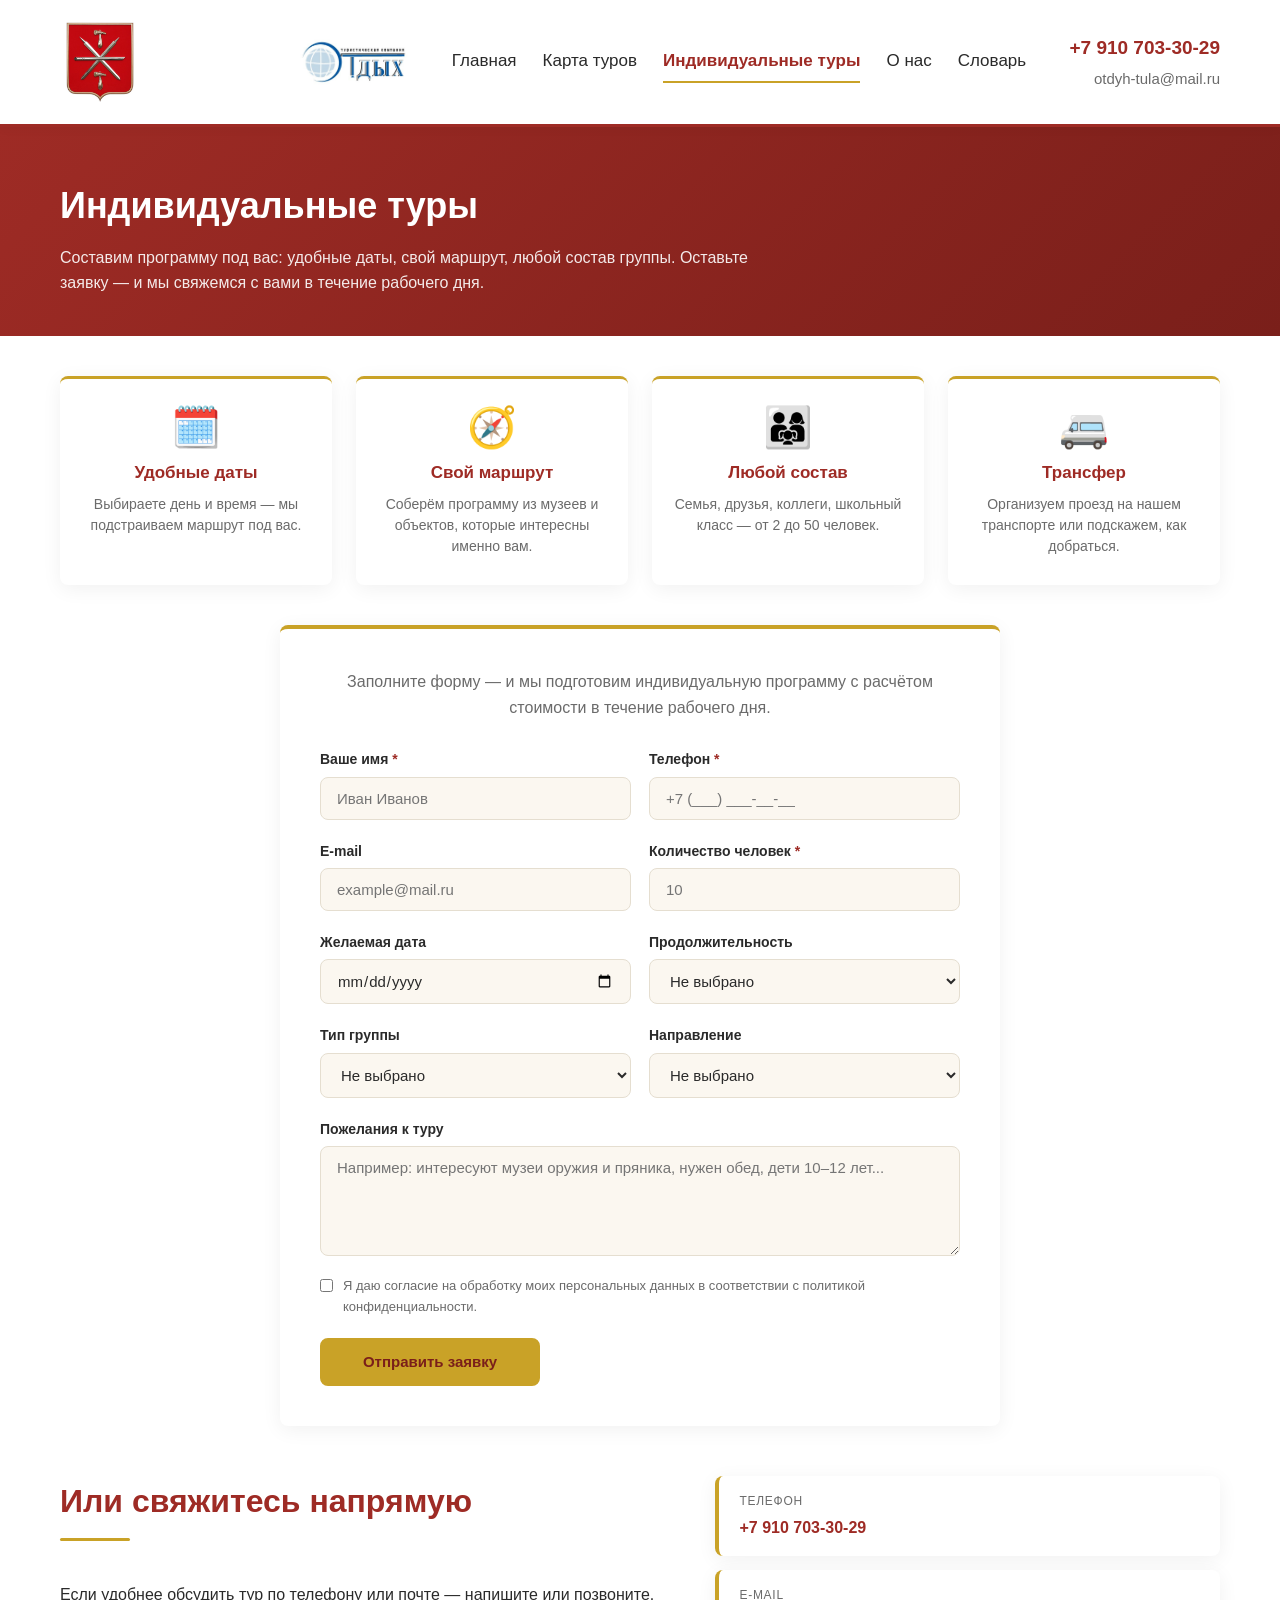
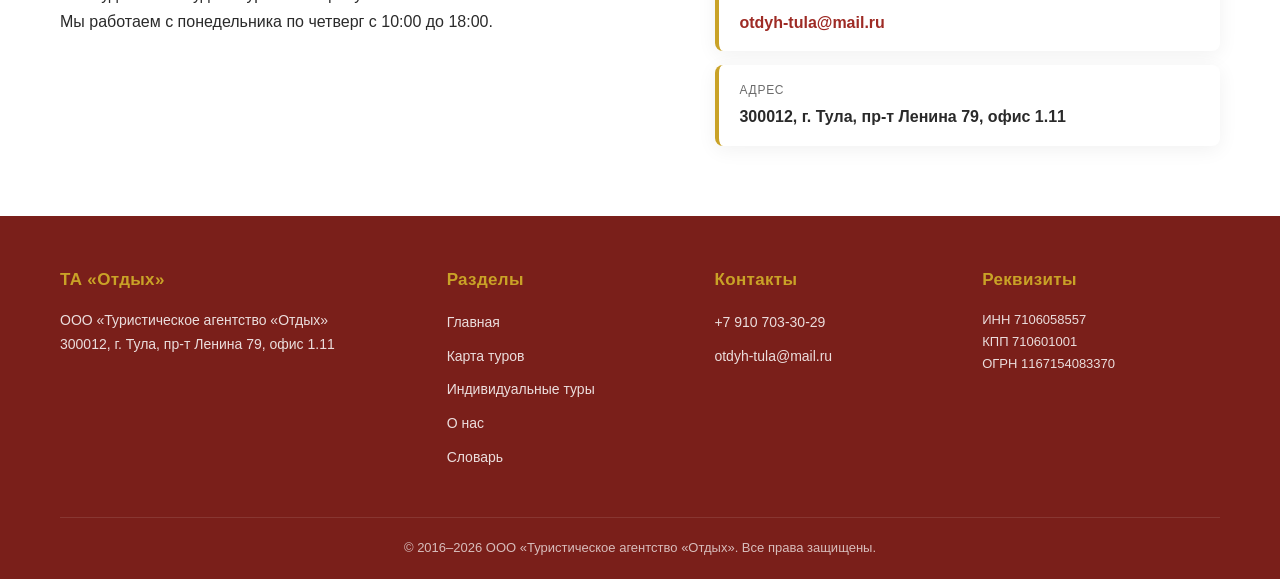
<file: individual.html>
<!DOCTYPE html>
<html lang="ru">
<head>
    <meta charset="UTF-8">
    <meta name="viewport" content="width=device-width, initial-scale=1.0">
    <title>Индивидуальные туры — Туристическое агентство «Отдых»</title>
    <meta name="description" content="Индивидуальные туры по Туле и Тульской области: заявка на персональную экскурсию с учётом ваших пожеланий.">
    <link rel="stylesheet" href="style.css">
    <link rel="icon" href="/favicon.ico" sizes="any">
    <link rel="icon" type="image/png" sizes="32x32" href="/favicon-32x32.png">
    <link rel="icon" type="image/png" sizes="16x16" href="/favicon-16x16.png">
    <link rel="apple-touch-icon" sizes="180x180" href="/apple-touch-icon.png">
    <link rel="manifest" href="/site.webmanifest">
</head>
<body>

    <header class="header">
        <div class="container">
            <div class="header__wrap">
                <a href="index.html" class="header__logo">
                    <img src="tula-coat-of-arms.png" alt="Герб Тулы" class="header__coat">
                    <img src="logo1.jpg" alt="Логотип ТА «Отдых»" class="header__logo-img">
                </a>
                <nav class="nav">
                    <a href="index.html" class="nav__link">Главная</a>
                    <a href="tours.html" class="nav__link">Карта туров</a>
                    <a href="individual.html" class="nav__link nav__link--active">Индивидуальные туры</a>
                    <a href="about.html" class="nav__link">О нас</a>
                    <a href="dictionary.html" class="nav__link">Словарь</a>
                </nav>
                <div class="header__contacts">
                    <a href="tel:+79107033029" class="header__phone">+7 910 703-30-29</a>
                    <a href="mailto:otdyh-tula@mail.ru" class="header__email">otdyh-tula@mail.ru</a>
                </div>
            </div>
        </div>
    </header>

    <section class="page-header">
        <div class="container">
            <h1 class="page-header__title">Индивидуальные туры</h1>
            <p class="page-header__subtitle">
                Составим программу под вас: удобные даты, свой маршрут, любой состав группы.
                Оставьте заявку — и мы свяжемся с вами в течение рабочего дня.
            </p>
        </div>
    </section>

    <main class="page-content">
        <div class="container">

            <div class="benefits" style="background: transparent; padding: 0 0 40px 0;">
                <div class="benefits__grid">
                    <div class="benefit">
                        <div class="benefit__icon">🗓️</div>
                        <h3 class="benefit__title">Удобные даты</h3>
                        <p class="benefit__text">Выбираете день и время — мы подстраиваем маршрут под вас.</p>
                    </div>
                    <div class="benefit">
                        <div class="benefit__icon">🧭</div>
                        <h3 class="benefit__title">Свой маршрут</h3>
                        <p class="benefit__text">Соберём программу из музеев и объектов, которые интересны именно вам.</p>
                    </div>
                    <div class="benefit">
                        <div class="benefit__icon">👨‍👩‍👧</div>
                        <h3 class="benefit__title">Любой состав</h3>
                        <p class="benefit__text">Семья, друзья, коллеги, школьный класс — от 2 до 50 человек.</p>
                    </div>
                    <div class="benefit">
                        <div class="benefit__icon">🚐</div>
                        <h3 class="benefit__title">Трансфер</h3>
                        <p class="benefit__text">Организуем проезд на нашем транспорте или подскажем, как добраться.</p>
                    </div>
                </div>
            </div>

            <div class="form-block">

                <p class="form-block__intro">
                    Заполните форму — и мы подготовим индивидуальную программу
                    с расчётом стоимости в течение рабочего дня.
                </p>

                <form class="form"
                      id="individualForm"
                      action="https://formsubmit.co/otdyh-tula@mail.ru"
                      method="POST"
                      novalidate>

                    <input type="hidden" name="_subject" value="Новая заявка на индивидуальный тур с сайта ТА «Отдых»">
                    <input type="hidden" name="_captcha" value="false">
                    <input type="hidden" name="_template" value="table">
                    <input type="hidden" name="_next" value="https://otdihta.pages.dev/individual.html">

                    <div class="form__row">
                        <div class="form__field">
                            <label class="form__label" for="name">Ваше имя <span>*</span></label>
                            <input class="form__input" type="text" id="name" name="Имя" placeholder="Иван Иванов" required>
                        </div>
                        <div class="form__field">
                            <label class="form__label" for="phone">Телефон <span>*</span></label>
                            <input class="form__input" type="tel" id="phone" name="Телефон" placeholder="+7 (___) ___-__-__" required>
                        </div>
                    </div>

                    <div class="form__row">
                        <div class="form__field">
                            <label class="form__label" for="email">E-mail</label>
                            <input class="form__input" type="email" id="email" name="Email" placeholder="example@mail.ru">
                        </div>
                        <div class="form__field">
                            <label class="form__label" for="people">Количество человек <span>*</span></label>
                            <input class="form__input" type="number" id="people" name="Количество человек" min="1" max="100" placeholder="10" required>
                        </div>
                    </div>

                    <div class="form__row">
                        <div class="form__field">
                            <label class="form__label" for="date">Желаемая дата</label>
                            <input class="form__input" type="date" id="date" name="Дата">
                        </div>
                        <div class="form__field">
                            <label class="form__label" for="duration">Продолжительность</label>
                            <select class="form__select" id="duration" name="Продолжительность">
                                <option value="">Не выбрано</option>
                                <option value="1 день">1 день</option>
                                <option value="2 дня">2 дня</option>
                                <option value="3 дня">3 дня</option>
                                <option value="Более 3 дней">Более 3 дней</option>
                            </select>
                        </div>
                    </div>

                    <div class="form__row">
                        <div class="form__field">
                            <label class="form__label" for="type">Тип группы</label>
                            <select class="form__select" id="type" name="Тип группы">
                                <option value="">Не выбрано</option>
                                <option value="Школьная группа">Школьная группа</option>
                                <option value="Взрослые">Взрослые</option>
                                <option value="Семейная">Семейная</option>
                                <option value="Корпоративная">Корпоративная</option>
                            </select>
                        </div>
                        <div class="form__field">
                            <label class="form__label" for="city">Направление</label>
                            <select class="form__select" id="city" name="Направление">
                                <option value="">Не выбрано</option>
                                <option value="Тула">Тула</option>
                                <option value="Ясная Поляна">Ясная Поляна</option>
                                <option value="Куликово поле">Куликово поле</option>
                                <option value="Венёв">Венёв</option>
                                <option value="Белёв">Белёв</option>
                                <option value="Одоев">Одоев</option>
                                <option value="Богородицк">Богородицк</option>
                                <option value="Епифань">Епифань</option>
                                <option value="Себино">Себино</option>
                                <option value="Дворяниново">Дворяниново</option>
                                <option value="Поленово">Поленово</option>
                                <option value="Мелихово">Мелихово</option>
                                <option value="Свой маршрут">Свой маршрут</option>
                            </select>
                        </div>
                    </div>

                    <div class="form__field">
                        <label class="form__label" for="comment">Пожелания к туру</label>
                        <textarea class="form__textarea" id="comment" name="Пожелания" placeholder="Например: интересуют музеи оружия и пряника, нужен обед, дети 10–12 лет..."></textarea>
                    </div>

                    <label class="form__checkbox">
                        <input type="checkbox" id="consent" name="consent" required>
                        <span>Я даю согласие на обработку моих персональных данных в соответствии с политикой конфиденциальности.</span>
                    </label>

                    <button type="submit" class="btn btn--primary form__submit">Отправить заявку</button>

                </form>

            </div>

            <div class="about-preview" style="background: transparent; padding: 50px 0 0 0;">
                <div class="about-preview__grid">
                    <div class="about-preview__text">
                        <h2 class="section-title section-title--left">Или свяжитесь напрямую</h2>
                        <p>
                            Если удобнее обсудить тур по телефону или почте — напишите или позвоните.
                            Мы работаем с понедельника по четверг с 10:00 до 18:00.
                        </p>
                    </div>
                    <div class="about-preview__info">
                        <div class="info-card">
                            <div class="info-card__label">Телефон</div>
                            <div class="info-card__value"><a href="tel:+79107033029">+7 910 703-30-29</a></div>
                        </div>
                        <div class="info-card">
                            <div class="info-card__label">E-mail</div>
                            <div class="info-card__value"><a href="mailto:otdyh-tula@mail.ru">otdyh-tula@mail.ru</a></div>
                        </div>
                        <div class="info-card">
                            <div class="info-card__label">Адрес</div>
                            <div class="info-card__value">300012, г. Тула, пр-т Ленина 79, офис 1.11</div>
                        </div>
                    </div>
                </div>
            </div>

        </div>
    </main>

    <footer class="footer">
        <div class="container">
            <div class="footer__grid">
                <div class="footer__col">
                    <div class="footer__title">ТА «Отдых»</div>
                    <p class="footer__text">
                        ООО «Туристическое агентство «Отдых»<br>
                        300012, г. Тула, пр-т Ленина 79, офис 1.11
                    </p>
                </div>
                <div class="footer__col">
                    <div class="footer__title">Разделы</div>
                    <ul class="footer__list">
                        <li><a href="index.html">Главная</a></li>
                        <li><a href="tours.html">Карта туров</a></li>
                        <li><a href="individual.html">Индивидуальные туры</a></li>
                        <li><a href="about.html">О нас</a></li>
                        <li><a href="dictionary.html">Словарь</a></li>
                    </ul>
                </div>
                <div class="footer__col">
                    <div class="footer__title">Контакты</div>
                    <ul class="footer__list">
                        <li><a href="tel:+79107033029">+7 910 703-30-29</a></li>
                        <li><a href="mailto:otdyh-tula@mail.ru">otdyh-tula@mail.ru</a></li>
                    </ul>
                </div>
                <div class="footer__col">
                    <div class="footer__title">Реквизиты</div>
                    <p class="footer__text footer__text--small">
                        ИНН 7106058557<br>
                        КПП 710601001<br>
                        ОГРН 1167154083370
                    </p>
                </div>
            </div>
            <div class="footer__bottom">
                © 2016–2026 ООО «Туристическое агентство «Отдых». Все права защищены.
            </div>
        </div>
    </footer>

</body>
</html>
</html>
</file>
<file: style.css>
/* ============================================================
   ТА «Отдых» — общие стили сайта
   Цвета: красно-золотые оттенки (герб Тулы) + графитовый текст
   ============================================================ */

:root {
    --color-primary: #9E2B25;        /* Тульский красный (основной) */
    --color-primary-dark: #7A1F1A;   /* Тёмно-красный */
    --color-accent: #C9A227;         /* Золотой (акцент) */
    --color-accent-dark: #A8861D;    /* Тёмно-золотой */
    --color-text: #2A2A2A;           /* Графитовый текст */
    --color-text-muted: #6B6B6B;     /* Приглушённый текст */
    --color-bg: #FFFFFF;             /* Белый фон */
    --color-bg-soft: #FBF7F0;        /* Тёплый светлый фон */
    --color-border: #E5DED0;         /* Граница */
    --container-width: 1200px;
    --container-padding: 20px;
    --radius: 8px;
    --shadow: 0 4px 20px rgba(0, 0, 0, 0.06);
    --font: 'Segoe UI', 'PT Sans', Arial, sans-serif;
}

/* Сброс */
*,
*::before,
*::after {
    box-sizing: border-box;
}

* {
    margin: 0;
    padding: 0;
}

html {
    scroll-behavior: smooth;
}

body {
    font-family: var(--font);
    font-size: 16px;
    line-height: 1.6;
    color: var(--color-text);
    background-color: var(--color-bg);
    min-height: 100vh;
    display: flex;
    flex-direction: column;
}

img {
    max-width: 100%;
    height: auto;
    display: block;
}

a {
    color: var(--color-primary);
    text-decoration: none;
    transition: color 0.2s ease;
}

a:hover {
    color: var(--color-primary-dark);
}

ul {
    list-style: none;
}

.container {
    width: 100%;
    max-width: var(--container-width);
    margin: 0 auto;
    padding: 0 var(--container-padding);
}

/* ============================================================
   ШАПКА
   ============================================================ */

.header {
    background-color: var(--color-bg);
    border-bottom: 3px solid var(--color-primary);
    position: sticky;
    top: 0;
    z-index: 100;
    box-shadow: 0 2px 10px rgba(0, 0, 0, 0.04);
}

.header__wrap {
    display: flex;
    align-items: center;
    justify-content: space-between;
    gap: 30px;
    padding: 22px 0;
    flex-wrap: wrap;
}

.header__logo {
    display: flex;
    align-items: center;
    gap: 10px;
    color: var(--color-text);
    flex-shrink: 0;
}

.header__coat {
    width: 80px;
    height: 80px;
    object-fit: contain;
}

.header__logo-img {
    height: 80px;
    width: auto;
    max-width: 300px;
    object-fit: contain;
}

.nav {
    display: flex;
    align-items: center;
    gap: 26px;
    flex-wrap: wrap;
}

.nav__link {
    font-size: 17px;
    color: var(--color-text);
    font-weight: 500;
    padding: 6px 0;
    border-bottom: 2px solid transparent;
}

.nav__link:hover {
    color: var(--color-primary);
    border-bottom-color: var(--color-accent);
}

.nav__link--active {
    color: var(--color-primary);
    border-bottom-color: var(--color-accent);
    font-weight: 700;
}

.header__contacts {
    display: flex;
    flex-direction: column;
    align-items: flex-end;
    gap: 4px;
    flex-shrink: 0;
}

.header__phone {
    font-size: 19px;
    font-weight: 700;
    color: var(--color-primary);
    white-space: nowrap;
}

.header__email {
    font-size: 15px;
    color: var(--color-text-muted);
    white-space: nowrap;
}
/* ============================================================
   БАННЕР (HERO)
   ============================================================ */

.hero {
    background: linear-gradient(135deg, var(--color-primary) 0%, var(--color-primary-dark) 100%);
    color: #fff;
    padding: 80px 0;
    position: relative;
    overflow: hidden;
}

.hero::after {
    content: "";
    position: absolute;
    top: -50px;
    right: -50px;
    width: 300px;
    height: 300px;
    background: radial-gradient(circle, rgba(201, 162, 39, 0.25) 0%, transparent 70%);
    border-radius: 50%;
}

.hero__content {
    max-width: 720px;
    position: relative;
    z-index: 1;
}

.hero__title {
    font-size: 42px;
    line-height: 1.2;
    font-weight: 800;
    margin-bottom: 20px;
}

.hero__title-accent {
    color: var(--color-accent);
}

.hero__text {
    font-size: 18px;
    line-height: 1.6;
    margin-bottom: 30px;
    opacity: 0.95;
}

.hero__buttons {
    display: flex;
    gap: 15px;
    flex-wrap: wrap;
}

/* ============================================================
   КНОПКИ
   ============================================================ */

.btn {
    display: inline-block;
    padding: 13px 28px;
    font-size: 15px;
    font-weight: 700;
    text-align: center;
    border-radius: var(--radius);
    cursor: pointer;
    border: 2px solid transparent;
    transition: all 0.2s ease;
    font-family: inherit;
    line-height: 1.2;
}

.btn--primary {
    background-color: var(--color-accent);
    color: var(--color-primary-dark);
    border-color: var(--color-accent);
}

.btn--primary:hover {
    background-color: var(--color-accent-dark);
    border-color: var(--color-accent-dark);
    color: #fff;
}

.btn--outline {
    background-color: transparent;
    color: #fff;
    border-color: #fff;
}

.btn--outline:hover {
    background-color: #fff;
    color: var(--color-primary);
}

.btn--danger {
    background-color: var(--color-primary);
    color: #fff;
    border-color: var(--color-primary);
}

.btn--danger:hover {
    background-color: var(--color-primary-dark);
    border-color: var(--color-primary-dark);
}

/* ============================================================
   ЗАГОЛОВКИ СЕКЦИЙ
   ============================================================ */

.section-title {
    font-size: 32px;
    font-weight: 800;
    color: var(--color-primary);
    text-align: center;
    margin-bottom: 40px;
    position: relative;
    padding-bottom: 14px;
}

.section-title::after {
    content: "";
    position: absolute;
    bottom: 0;
    left: 50%;
    transform: translateX(-50%);
    width: 70px;
    height: 3px;
    background-color: var(--color-accent);
    border-radius: 2px;
}

.section-title--left {
    text-align: left;
}

.section-title--left::after {
    left: 0;
    transform: none;
}

/* ============================================================
   ПРЕИМУЩЕСТВА
   ============================================================ */

.benefits {
    padding: 70px 0;
    background-color: var(--color-bg-soft);
}

.benefits__grid {
    display: grid;
    grid-template-columns: repeat(4, 1fr);
    gap: 24px;
}

.benefit {
    background-color: #fff;
    border-radius: var(--radius);
    padding: 28px 22px;
    text-align: center;
    box-shadow: var(--shadow);
    border-top: 3px solid var(--color-accent);
    transition: transform 0.2s ease;
}

.benefit:hover {
    transform: translateY(-4px);
}

.benefit__icon {
    font-size: 40px;
    margin-bottom: 12px;
    line-height: 1;
}

.benefit__title {
    font-size: 17px;
    font-weight: 700;
    color: var(--color-primary);
    margin-bottom: 8px;
}

.benefit__text {
    font-size: 14px;
    color: var(--color-text-muted);
    line-height: 1.5;
}

/* ============================================================
   КАРТОЧКИ ТУРОВ
   ============================================================ */

.tours-preview {
    padding: 70px 0;
}

.tours-preview__grid {
    display: grid;
    grid-template-columns: repeat(4, 1fr);
    gap: 24px;
}

.tour-card {
    display: flex;
    flex-direction: column;
    background-color: #fff;
    border-radius: var(--radius);
    overflow: hidden;
    box-shadow: var(--shadow);
    transition: transform 0.2s ease, box-shadow 0.2s ease;
    color: var(--color-text);
}

.tour-card:hover {
    transform: translateY(-5px);
    box-shadow: 0 10px 30px rgba(158, 43, 37, 0.15);
}

.tour-card__image {
    height: 170px;
    background-color: var(--color-bg-soft);
    background-size: cover;
    background-position: center;
    position: relative;
}

.tour-card__image--yasnaya {
    background-image: linear-gradient(135deg, #6B8E23 0%, #3E5C13 100%);
}

.tour-card__image--kuli {
    background-image: linear-gradient(135deg, #C9A227 0%, #8B6F14 100%);
}

.tour-card__image--tula {
    background-image: linear-gradient(135deg, #9E2B25 0%, #5C1814 100%);
}

.tour-card__image--venev {
    background-image: linear-gradient(135deg, #4A7C59 0%, #2A4A33 100%);
}

.tour-card__body {
    padding: 20px;
    display: flex;
    flex-direction: column;
    flex-grow: 1;
}

.tour-card__title {
    font-size: 18px;
    font-weight: 700;
    color: var(--color-primary);
    margin-bottom: 8px;
}

.tour-card__text {
    font-size: 14px;
    color: var(--color-text-muted);
    line-height: 1.5;
    flex-grow: 1;
    margin-bottom: 14px;
}

.tour-card__price {
    font-size: 18px;
    font-weight: 800;
    color: var(--color-accent-dark);
}

/* ============================================================
   БЛОК "О КОМПАНИИ" (главная)
   ============================================================ */

.about-preview {
    padding: 70px 0;
    background-color: var(--color-bg-soft);
}

.about-preview__grid {
    display: grid;
    grid-template-columns: 1.2fr 1fr;
    gap: 50px;
    align-items: start;
}

.about-preview__text p {
    margin-bottom: 16px;
    font-size: 16px;
    line-height: 1.7;
    color: var(--color-text);
}

.about-preview__text .btn {
    margin-top: 12px;
}

.about-preview__info {
    display: flex;
    flex-direction: column;
    gap: 14px;
}

.info-card {
    background-color: #fff;
    border-radius: var(--radius);
    padding: 16px 20px;
    border-left: 4px solid var(--color-accent);
    box-shadow: var(--shadow);
}

.info-card__label {
    font-size: 12px;
    text-transform: uppercase;
    letter-spacing: 0.06em;
    color: var(--color-text-muted);
    margin-bottom: 4px;
}

.info-card__value {
    font-size: 16px;
    font-weight: 600;
    color: var(--color-text);
}

/* ============================================================
   ПОДВАЛ
   ============================================================ */

.footer {
    background-color: var(--color-primary-dark);
    color: #fff;
    padding: 50px 0 0;
    margin-top: auto;
}

.footer__grid {
    display: grid;
    grid-template-columns: 1.5fr 1fr 1fr 1fr;
    gap: 30px;
    padding-bottom: 40px;
}

.footer__title {
    font-size: 17px;
    font-weight: 700;
    color: var(--color-accent);
    margin-bottom: 16px;
    letter-spacing: 0.02em;
}

.footer__text {
    font-size: 14px;
    line-height: 1.7;
    opacity: 0.85;
}

.footer__text--small {
    font-size: 13px;
}

.footer__list li {
    margin-bottom: 8px;
}

.footer__list a {
    color: #fff;
    font-size: 14px;
    opacity: 0.85;
}

.footer__list a:hover {
    color: var(--color-accent);
    opacity: 1;
}

.footer__bottom {
    border-top: 1px solid rgba(255, 255, 255, 0.15);
    padding: 20px 0;
    text-align: center;
    font-size: 13px;
    opacity: 0.7;
}

/* ============================================================
   ВНУТРЕННИЕ СТРАНИЦЫ (общие элементы)
   ============================================================ */

.page-header {
    background: linear-gradient(135deg, var(--color-primary) 0%, var(--color-primary-dark) 100%);
    color: #fff;
    padding: 50px 0 40px;
    margin-bottom: 40px;
}

.page-header__title {
    font-size: 36px;
    font-weight: 800;
    margin-bottom: 10px;
}

.page-header__subtitle {
    font-size: 16px;
    opacity: 0.9;
    max-width: 720px;
}

.page-content {
    padding-bottom: 70px;
    flex-grow: 1;
}

/* ============================================================
   КАРТА ТУРОВ
   ============================================================ */

.map-wrapper {
    position: relative;
    max-width: 1000px;
    margin: 0 auto 60px;
    background-color: var(--color-bg-soft);
    border-radius: var(--radius);
    padding: 20px;
    box-shadow: var(--shadow);
}

.map-wrapper__image {
    width: 100%;
    height: auto;
    display: block;
}

/* Кликабельные точки на карте */
.map-point {
    position: absolute;
    display: block;
    width: 28px;
    height: 28px;
    background-color: var(--color-primary);
    border: 3px solid var(--color-accent);
    border-radius: 50%;
    transform: translate(-50%, -50%);
    cursor: pointer;
    transition: transform 0.2s ease, background-color 0.2s ease;
    z-index: 5;
    box-shadow: 0 2px 8px rgba(0, 0, 0, 0.3);
}

.map-point:hover {
    transform: translate(-50%, -50%) scale(1.3);
    background-color: var(--color-accent);
    z-index: 10;
}

.map-point__label {
    position: absolute;
    top: 32px;
    left: 50%;
    transform: translateX(-50%);
    background-color: var(--color-primary-dark);
    color: #fff;
    font-size: 12px;
    font-weight: 600;
    padding: 4px 10px;
    border-radius: 4px;
    white-space: nowrap;
    opacity: 0;
    pointer-events: none;
    transition: opacity 0.2s ease;
    z-index: 20;
}

.map-point:hover .map-point__label {
    opacity: 1;
}


/* Координаты точек (рассчитаны по карте Tula Oblast location map) */

.map-point--tula        { top: 51%; left: 50%; }
.map-point--yasnaya     { top: 48%; left: 47%; }
.map-point--kuli        { top: 73%; left: 55%; }
.map-point--venev       { top: 60%; left: 58%; }
.map-point--belev       { top: 38%; left: 27%; }
.map-point--odoev       { top: 40%; left: 35%; }
.map-point--bogoroditsk { top: 65%; left: 62%; }
.map-point--epifan      { top: 70%; left: 58%; }
.map-point--sebino      { top: 74%; left: 51%; }
.map-point--dvoryaninovo{ top: 54%; left: 49%; }
.map-point--polenovo    { top: 43%; left: 23%; }
.map-point--melikhovo   { top: 30%; left: 53%; }

/* ============================================================
   БЛОКИ ГОРОДОВ В КАРТЕ ТУРОВ
   ============================================================ */

.city-block {
    margin-bottom: 55px;
    scroll-margin-top: 100px;
}

.city-block__header {
    display: flex;
    align-items: center;
    gap: 14px;
    margin-bottom: 20px;
    padding-bottom: 14px;
    border-bottom: 3px solid var(--color-accent);
}

.city-block__icon {
    width: 44px;
    height: 44px;
    flex-shrink: 0;
    background-color: var(--color-primary);
    color: #fff;
    border-radius: 50%;
    display: flex;
    align-items: center;
    justify-content: center;
    font-size: 20px;
    font-weight: 800;
}

.city-block__title {
    font-size: 26px;
    font-weight: 800;
    color: var(--color-primary);
}

.city-block__tours {
    display: grid;
    grid-template-columns: repeat(3, 1fr);
    gap: 22px;
}

/* ============================================================
   ФИЛЬТРЫ (поиск туров)
   ============================================================ */

.filters {
    background-color: var(--color-bg-soft);
    border-radius: var(--radius);
    padding: 28px;
    margin-bottom: 40px;
    box-shadow: var(--shadow);
}

.filters__grid {
    display: grid;
    grid-template-columns: repeat(3, 1fr);
    gap: 20px;
    margin-bottom: 22px;
}

.filter-group {
    display: flex;
    flex-direction: column;
    gap: 6px;
}

.filter-group__label {
    font-size: 13px;
    font-weight: 600;
    color: var(--color-text-muted);
    text-transform: uppercase;
    letter-spacing: 0.04em;
}

.filter-group__select,
.filter-group__input {
    width: 100%;
    padding: 11px 14px;
    font-size: 15px;
    font-family: inherit;
    border: 1px solid var(--color-border);
    border-radius: var(--radius);
    background-color: #fff;
    color: var(--color-text);
    transition: border-color 0.2s ease;
}

.filter-group__select:focus,
.filter-group__input:focus {
    outline: none;
    border-color: var(--color-primary);
}

.filters__actions {
    display: flex;
    gap: 12px;
    flex-wrap: wrap;
}

/* ============================================================
   ФОРМА (индивидуальные туры, контакты)
   ============================================================ */

.form-block {
    max-width: 720px;
    margin: 0 auto;
    background-color: #fff;
    border-radius: var(--radius);
    padding: 40px;
    box-shadow: var(--shadow);
    border-top: 4px solid var(--color-accent);
}

.form-block__intro {
    text-align: center;
    margin-bottom: 28px;
    color: var(--color-text-muted);
}

.form {
    display: flex;
    flex-direction: column;
    gap: 20px;
}

.form__row {
    display: grid;
    grid-template-columns: 1fr 1fr;
    gap: 18px;
}

.form__field {
    display: flex;
    flex-direction: column;
    gap: 6px;
}

.form__label {
    font-size: 14px;
    font-weight: 600;
    color: var(--color-text);
}

.form__label span {
    color: var(--color-primary);
}

.form__input,
.form__select,
.form__textarea {
    width: 100%;
    padding: 12px 16px;
    font-size: 15px;
    font-family: inherit;
    color: var(--color-text);
    background-color: var(--color-bg-soft);
    border: 1px solid var(--color-border);
    border-radius: var(--radius);
    transition: border-color 0.2s ease, background-color 0.2s ease;
}

.form__input:focus,
.form__select:focus,
.form__textarea:focus {
    outline: none;
    border-color: var(--color-primary);
    background-color: #fff;
}

.form__textarea {
    min-height: 110px;
    resize: vertical;
}

.form__checkbox {
    display: flex;
    align-items: flex-start;
    gap: 10px;
    font-size: 13px;
    color: var(--color-text-muted);
}

.form__checkbox input {
    margin-top: 3px;
    flex-shrink: 0;
}

.form__submit {
    align-self: flex-start;
    min-width: 220px;
}

.form__message {
    display: none;
    padding: 14px 18px;
    border-radius: var(--radius);
    font-size: 15px;
    font-weight: 600;
}

.form__message--success {
    display: block;
    background-color: #E8F5E9;
    color: #2E7D32;
    border-left: 4px solid #2E7D32;
}

.form__message--error {
    display: block;
    background-color: #FDECEA;
    color: #C62828;
    border-left: 4px solid #C62828;
}

/* ============================================================
   ТУРИСТИЧЕСКИЙ СЛОВАРЬ
   ============================================================ */

.dictionary {
    display: grid;
    grid-template-columns: 220px 1fr;
    gap: 40px;
}

.dictionary__nav {
    position: sticky;
    top: 100px;
    align-self: start;
    background-color: var(--color-bg-soft);
    border-radius: var(--radius);
    padding: 20px;
    box-shadow: var(--shadow);
}

.dictionary__nav-title {
    font-size: 14px;
    font-weight: 700;
    text-transform: uppercase;
    letter-spacing: 0.05em;
    color: var(--color-primary);
    margin-bottom: 14px;
}

.dictionary__nav-list li {
    margin-bottom: 8px;
}

.dictionary__nav-list a {
    font-size: 14px;
    color: var(--color-text);
}

.dictionary__nav-list a:hover {
    color: var(--color-primary);
}

.dictionary__content {
    display: flex;
    flex-direction: column;
    gap: 40px;
}

.term-section {
    scroll-margin-top: 100px;
}

.term-section__title {
    font-size: 24px;
    font-weight: 800;
    color: var(--color-primary);
    margin-bottom: 20px;
    padding-bottom: 10px;
    border-bottom: 2px solid var(--color-accent);
}

.term {
    background-color: #fff;
    border-radius: var(--radius);
    padding: 18px 22px;
    margin-bottom: 14px;
    box-shadow: var(--shadow);
    border-left: 4px solid var(--color-accent);
}

.term__name {
    font-size: 17px;
    font-weight: 700;
    color: var(--color-primary);
    margin-bottom: 6px;
}

.term__desc {
    font-size: 15px;
    line-height: 1.6;
    color: var(--color-text);
}

/* ============================================================
   СТРАНИЦА "О НАС"
   ============================================================ */

.about-grid {
    display: grid;
    grid-template-columns: 1.3fr 1fr;
    gap: 50px;
    align-items: start;
    margin-bottom: 50px;
}

.about-grid__text p {
    margin-bottom: 16px;
    font-size: 16px;
    line-height: 1.7;
}

.about-grid__info {
    display: flex;
    flex-direction: column;
    gap: 14px;
}

.requisites {
    background-color: var(--color-bg-soft);
    border-radius: var(--radius);
    padding: 30px 34px;
    box-shadow: var(--shadow);
}

.requisites__title {
    font-size: 22px;
    font-weight: 800;
    color: var(--color-primary);
    margin-bottom: 18px;
}

.requisites__list {
    display: grid;
    grid-template-columns: 1fr 1fr;
    gap: 14px 30px;
}

.requisites__item {
    font-size: 15px;
    line-height: 1.5;
}

.requisites__item b {
    color: var(--color-primary);
    font-weight: 700;
}

/* ============================================================
   АДАПТИВНОСТЬ
   ============================================================ */

@media (max-width: 992px) {
    .benefits__grid,
    .tours-preview__grid {
        grid-template-columns: repeat(2, 1fr);
    }

    .about-preview__grid,
    .about-grid {
        grid-template-columns: 1fr;
        gap: 30px;
    }

    .footer__grid {
        grid-template-columns: 1fr 1fr;
        gap: 24px;
    }

    .city-block__tours {
        grid-template-columns: repeat(2, 1fr);
    }

    .filters__grid {
        grid-template-columns: repeat(2, 1fr);
    }

    .dictionary {
        grid-template-columns: 1fr;
    }

    .dictionary__nav {
        position: static;
    }

    .dictionary__nav-list {
        display: flex;
        flex-wrap: wrap;
        gap: 10px 20px;
    }
}

@media (max-width: 768px) {
    .header__wrap {
        flex-direction: column;
        align-items: flex-start;
        gap: 14px;
    }

    .header__contacts {
        align-items: flex-start;
    }

    .nav {
        gap: 14px;
    }

    .nav__link {
        font-size: 14px;
    }

    .hero {
        padding: 55px 0;
    }

    .hero__title {
        font-size: 30px;
    }

    .hero__text {
        font-size: 16px;
    }

    .section-title {
        font-size: 26px;
    }

    .page-header__title {
        font-size: 28px;
    }

    .form-block {
        padding: 26px 22px;
    }

    .form__row {
        grid-template-columns: 1fr;
    }

    .requisites__list {
        grid-template-columns: 1fr;
    }

    .requisites {
        padding: 22px;
    }
}

@media (max-width: 560px) {
    .benefits__grid,
    .tours-preview__grid,
    .city-block__tours,
    .filters__grid {
        grid-template-columns: 1fr;
    }

    .footer__grid {
        grid-template-columns: 1fr;
    }

    .hero__title {
        font-size: 24px;
    }

    .btn {
        padding: 12px 22px;
        font-size: 14px;
    }

    .form__submit {
        width: 100%;
        align-self: stretch;
    }

    .map-point {
        width: 22px;
        height: 22px;
    }

    .map-point__label {
        font-size: 10px;
        padding: 3px 7px;
    }
}

/* ============================================================
   КАРТА ТУРОВ: ДВУХКОЛОНОЧНАЯ РАСКЛАДКА
   ============================================================ */

.map-layout {
    display: grid;
    grid-template-columns: 5fr 1fr;
    gap: 25px;
    margin-bottom: 60px;
    align-items: start;
}

.map-layout__map {
    background-color: var(--color-bg-soft);
    border-radius: var(--radius);
    padding: 20px;
    box-shadow: var(--shadow);
}

.map-layout__image {
    width: 100%;
    height: auto;
    display: block;
}

.map-layout__sidebar {
    background-color: #fff;
    border-radius: var(--radius);
    padding: 24px;
    box-shadow: var(--shadow);
    border-top: 4px solid var(--color-accent);
    position: sticky;
    top: 100px;
}

.map-layout__sidebar-title {
    font-size: 20px;
    font-weight: 800;
    color: var(--color-primary);
    margin-bottom: 16px;
    padding-bottom: 12px;
    border-bottom: 2px solid var(--color-border);
}

.map-nav {
    display: flex;
    flex-direction: column;
    gap: 8px;
}

.map-nav__link {
    display: block;
    padding: 10px 14px;
    font-size: 15px;
    font-weight: 500;
    color: var(--color-text);
    background-color: var(--color-bg-soft);
    border-radius: var(--radius);
    border-left: 3px solid transparent;
    transition: all 0.2s ease;
}

.map-nav__link:hover {
    background-color: #fff;
    border-left-color: var(--color-accent);
    color: var(--color-primary);
    padding-left: 18px;
}

/* ============================================================
   АДАПТИВНОСТЬ ДЛЯ КАРТЫ
   ============================================================ */

@media (max-width: 992px) {
    .map-layout {
        grid-template-columns: 1fr;
    }

    .map-layout__sidebar {
        position: static;
    }

    .map-nav {
        display: grid;
        grid-template-columns: repeat(2, 1fr);
        gap: 8px;
    }
}

@media (max-width: 560px) {
    .map-nav {
        grid-template-columns: 1fr;
    }
}
/* ============================================================
   СТРАНИЦА ПОИСКА ТУРОВ
   ============================================================ */

.search-results {
    margin-bottom: 60px;
}

.search-results__head {
    display: flex;
    align-items: baseline;
    justify-content: space-between;
    gap: 20px;
    margin-bottom: 25px;
    padding-bottom: 14px;
    border-bottom: 2px solid var(--color-border);
    flex-wrap: wrap;
}

.search-results__title {
    font-size: 24px;
    font-weight: 800;
    color: var(--color-primary);
}

.search-results__count {
    font-size: 15px;
    color: var(--color-text-muted);
    font-weight: 600;
}

.search-results__grid {
    display: grid;
    grid-template-columns: repeat(3, 1fr);
    gap: 24px;
}

.search-results__empty {
    padding: 50px 20px;
    text-align: center;
    font-size: 17px;
    color: var(--color-text-muted);
    background-color: var(--color-bg-soft);
    border-radius: var(--radius);
    border-left: 4px solid var(--color-primary);
}

@media (max-width: 992px) {
    .search-results__grid {
        grid-template-columns: repeat(2, 1fr);
    }
}

@media (max-width: 560px) {
    .search-results__grid {
        grid-template-columns: 1fr;
    }
}
.header__logo-img {
    height: 52px;
    width: auto;
    max-width: 200px;
    object-fit: contain;
    margin-left: 150px;
}
/* ============================================================
   СТРАНИЦА ТУРА
   ============================================================ */

.breadcrumbs {
    padding: 20px 0 0;
    font-size: 14px;
    color: var(--color-text-muted);
}

.breadcrumbs a {
    color: var(--color-primary);
}

.breadcrumbs a:hover {
    text-decoration: underline;
}

.tour-page {
    padding: 30px 0 60px;
    max-width: 1000px;
    margin: 0 auto;
}

.tour-page__title {
    font-size: 34px;
    font-weight: 800;
    color: var(--color-primary);
    margin-bottom: 16px;
    line-height: 1.2;
}

.tour-page__meta {
    display: flex;
    gap: 10px;
    flex-wrap: wrap;
    margin-bottom: 30px;
}

.tour-page__badge {
    display: inline-block;
    padding: 6px 14px;
    background-color: var(--color-bg-soft);
    color: var(--color-primary);
    font-size: 13px;
    font-weight: 700;
    border-radius: 20px;
    border: 1px solid var(--color-border);
}

.tour-page__badge--accent {
    background-color: var(--color-accent);
    color: var(--color-primary-dark);
    border-color: var(--color-accent);
}

/* Три фото */
.tour-gallery {
    display: grid;
    grid-template-columns: repeat(3, 1fr);
    gap: 14px;
    margin-bottom: 40px;
}

.tour-gallery__item {
    aspect-ratio: 4 / 3;
    border-radius: var(--radius);
    overflow: hidden;
    background-color: var(--color-bg-soft);
    box-shadow: var(--shadow);
}

.tour-gallery__item img {
    width: 100%;
    height: 100%;
    object-fit: cover;
    display: block;
    transition: transform 0.3s ease;
}

.tour-gallery__item:hover img {
    transform: scale(1.05);
}

/* Контент */
.tour-page__content {
    font-size: 16px;
    line-height: 1.7;
    color: var(--color-text);
}

.tour-page__section-title {
    font-size: 22px;
    font-weight: 800;
    color: var(--color-primary);
    margin: 30px 0 14px;
    padding-bottom: 8px;
    border-bottom: 2px solid var(--color-accent);
}

.tour-page__text p {
    margin-bottom: 12px;
}

.tour-page__price p {
    font-size: 20px;
    font-weight: 700;
    color: var(--color-primary);
    background-color: var(--color-bg-soft);
    padding: 18px 22px;
    border-radius: var(--radius);
    border-left: 4px solid var(--color-accent);
}

/* Кнопки внизу */
.tour-page__actions {
    display: flex;
    gap: 14px;
    flex-wrap: wrap;
    margin-top: 40px;
    padding-top: 30px;
    border-top: 2px solid var(--color-border);
}

/* Адаптив */
@media (max-width: 768px) {
    .tour-page__title {
        font-size: 24px;
    }

    .tour-gallery {
        grid-template-columns: 1fr;
    }

    .tour-page__actions {
        flex-direction: column;
    }

    .tour-page__actions .btn {
        width: 100%;
    }
}
/* ============================================================
   МОДАЛЬНОЕ ОКНО ТУРА
   ============================================================ */

.tour-modal {
    display: none;
    position: fixed;
    inset: 0;
    z-index: 9999;
    padding: 20px;
    overflow-y: auto;
}

.tour-modal--open {
    display: flex;
    align-items: flex-start;
    justify-content: center;
}

.tour-modal__overlay {
    position: fixed;
    inset: 0;
    background-color: rgba(0, 0, 0, 0.7);
    cursor: pointer;
}

.tour-modal__content {
    position: relative;
    background-color: #fff;
    border-radius: var(--radius);
    max-width: 900px;
    width: 100%;
    margin: auto;
    box-shadow: 0 20px 60px rgba(0, 0, 0, 0.3);
    overflow: hidden;
    z-index: 1;
}

.tour-modal__close {
    position: absolute;
    top: 14px;
    right: 14px;
    width: 40px;
    height: 40px;
    border-radius: 50%;
    background-color: rgba(255, 255, 255, 0.9);
    color: var(--color-primary);
    font-size: 26px;
    font-weight: 700;
    line-height: 1;
    cursor: pointer;
    z-index: 5;
    transition: background-color 0.2s ease;
}

.tour-modal__close:hover {
    background-color: var(--color-accent);
}

/* ===== КАРУСЕЛЬ ===== */
.tour-carousel {
    position: relative;
    width: 100%;
    aspect-ratio: 16 / 9;
    overflow: hidden;
    background-color: #000;
}

.tour-carousel__track {
    display: flex;
    height: 100%;
    transition: transform 0.4s ease;
}

.tour-carousel__slide {
    flex: 0 0 100%;
    height: 100%;
}

.tour-carousel__slide img {
    width: 100%;
    height: 100%;
    object-fit: cover;
    display: block;
}

.tour-carousel__btn {
    position: absolute;
    top: 50%;
    transform: translateY(-50%);
    width: 46px;
    height: 46px;
    border-radius: 50%;
    background-color: rgba(255, 255, 255, 0.85);
    color: var(--color-primary);
    font-size: 26px;
    font-weight: 700;
    cursor: pointer;
    display: flex;
    align-items: center;
    justify-content: center;
    z-index: 3;
    transition: background-color 0.2s ease;
}

.tour-carousel__btn:hover {
    background-color: var(--color-accent);
}

.tour-carousel__btn--prev { left: 14px; }
.tour-carousel__btn--next { right: 14px; }

.tour-carousel__dots {
    position: absolute;
    bottom: 14px;
    left: 50%;
    transform: translateX(-50%);
    display: flex;
    gap: 8px;
    z-index: 3;
}

.tour-carousel__dot {
    width: 10px;
    height: 10px;
    border-radius: 50%;
    background-color: rgba(255, 255, 255, 0.5);
    cursor: pointer;
    transition: background-color 0.2s ease;
}

.tour-carousel__dot--active {
    background-color: var(--color-accent);
}

/* ===== ТЕКСТ В МОДАЛКЕ ===== */
.tour-modal__body {
    padding: 28px 32px 34px;
}

.tour-modal__title {
    font-size: 26px;
    font-weight: 800;
    color: var(--color-primary);
    margin-bottom: 12px;
    line-height: 1.2;
}

.tour-modal__meta {
    display: flex;
    gap: 10px;
    flex-wrap: wrap;
    margin-bottom: 20px;
}

.tour-modal__badge {
    display: inline-block;
    padding: 5px 12px;
    background-color: var(--color-bg-soft);
    color: var(--color-primary);
    font-size: 13px;
    font-weight: 700;
    border-radius: 20px;
    border: 1px solid var(--color-border);
}

.tour-modal__badge--accent {
    background-color: var(--color-accent);
    color: var(--color-primary-dark);
    border-color: var(--color-accent);
}

.tour-modal__section {
    font-size: 18px;
    font-weight: 800;
    color: var(--color-primary);
    margin: 22px 0 10px;
    padding-bottom: 6px;
    border-bottom: 2px solid var(--color-accent);
}

.tour-modal__text {
    font-size: 16px;
    line-height: 1.7;
    color: var(--color-text);
}

.tour-modal__text p {
    margin-bottom: 10px;
}

.tour-modal__price p {
    font-size: 18px;
    font-weight: 700;
    color: var(--color-primary);
    background-color: var(--color-bg-soft);
    padding: 16px 20px;
    border-radius: var(--radius);
    border-left: 4px solid var(--color-accent);
}

.tour-modal__btn {
    margin-top: 24px;
}

/* ===== АДАПТИВ ===== */
@media (max-width: 768px) {
    .tour-modal {
        padding: 10px;
    }

    .tour-modal__body {
        padding: 20px;
    }

    .tour-modal__title {
        font-size: 20px;
    }

    .tour-carousel__btn {
        width: 38px;
        height: 38px;
        font-size: 22px;
    }

    .tour-carousel__btn--prev { left: 8px; }
    .tour-carousel__btn--next { right: 8px; }
}
/* ============================================================
   МОДАЛЬНОЕ ОКНО ТУРА
   ============================================================ */

.tour-modal {
    display: none;
    position: fixed;
    inset: 0;
    z-index: 9999;
    padding: 20px;
    overflow-y: auto;
}

.tour-modal--open {
    display: flex;
    align-items: flex-start;
    justify-content: center;
}

.tour-modal__overlay {
    position: fixed;
    inset: 0;
    background-color: rgba(0, 0, 0, 0.7);
    cursor: pointer;
}

.tour-modal__content {
    position: relative;
    background-color: #fff;
    border-radius: var(--radius);
    max-width: 900px;
    width: 100%;
    margin: auto;
    box-shadow: 0 20px 60px rgba(0, 0, 0, 0.3);
    overflow: hidden;
    z-index: 1;
}

.tour-modal__close {
    position: absolute;
    top: 14px;
    right: 14px;
    width: 40px;
    height: 40px;
    border-radius: 50%;
    background-color: rgba(255, 255, 255, 0.9);
    color: var(--color-primary);
    font-size: 26px;
    font-weight: 700;
    line-height: 1;
    cursor: pointer;
    z-index: 5;
    transition: background-color 0.2s ease;
}

.tour-modal__close:hover {
    background-color: var(--color-accent);
}

.tour-carousel {
    position: relative;
    width: 100%;
    aspect-ratio: 16 / 9;
    overflow: hidden;
    background-color: #000;
}

.tour-carousel__track {
    display: flex;
    height: 100%;
    transition: transform 0.4s ease;
}

.tour-carousel__slide {
    flex: 0 0 100%;
    height: 100%;
}

.tour-carousel__slide img {
    width: 100%;
    height: 100%;
    object-fit: cover;
    display: block;
}

.tour-carousel__btn {
    position: absolute;
    top: 50%;
    transform: translateY(-50%);
    width: 46px;
    height: 46px;
    border-radius: 50%;
    background-color: rgba(255, 255, 255, 0.85);
    color: var(--color-primary);
    font-size: 26px;
    font-weight: 700;
    cursor: pointer;
    display: flex;
    align-items: center;
    justify-content: center;
    z-index: 3;
    transition: background-color 0.2s ease;
}

.tour-carousel__btn:hover {
    background-color: var(--color-accent);
}

.tour-carousel__btn--prev { left: 14px; }
.tour-carousel__btn--next { right: 14px; }

.tour-carousel__dots {
    position: absolute;
    bottom: 14px;
    left: 50%;
    transform: translateX(-50%);
    display: flex;
    gap: 8px;
    z-index: 3;
}

.tour-carousel__dot {
    width: 10px;
    height: 10px;
    border-radius: 50%;
    background-color: rgba(255, 255, 255, 0.5);
    cursor: pointer;
    transition: background-color 0.2s ease;
}

.tour-carousel__dot--active {
    background-color: var(--color-accent);
}

.tour-modal__body {
    padding: 28px 32px 34px;
}

.tour-modal__title {
    font-size: 26px;
    font-weight: 800;
    color: var(--color-primary);
    margin-bottom: 12px;
    line-height: 1.2;
}

.tour-modal__meta {
    display: flex;
    gap: 10px;
    flex-wrap: wrap;
    margin-bottom: 20px;
}

.tour-modal__badge {
    display: inline-block;
    padding: 5px 12px;
    background-color: var(--color-bg-soft);
    color: var(--color-primary);
    font-size: 13px;
    font-weight: 700;
    border-radius: 20px;
    border: 1px solid var(--color-border);
}

.tour-modal__badge--accent {
    background-color: var(--color-accent);
    color: var(--color-primary-dark);
    border-color: var(--color-accent);
}

.tour-modal__section {
    font-size: 18px;
    font-weight: 800;
    color: var(--color-primary);
    margin: 22px 0 10px;
    padding-bottom: 6px;
    border-bottom: 2px solid var(--color-accent);
}

.tour-modal__text {
    font-size: 16px;
    line-height: 1.7;
    color: var(--color-text);
}

.tour-modal__text p {
    margin-bottom: 10px;
}

.tour-modal__price p {
    font-size: 18px;
    font-weight: 700;
    color: var(--color-primary);
    background-color: var(--color-bg-soft);
    padding: 16px 20px;
    border-radius: var(--radius);
    border-left: 4px solid var(--color-accent);
}

.tour-modal__btn {
    margin-top: 24px;
}

@media (max-width: 768px) {
    .tour-modal {
        padding: 10px;
    }

    .tour-modal__body {
        padding: 20px;
    }

    .tour-modal__title {
        font-size: 20px;
    }

    .tour-carousel__btn {
        width: 38px;
        height: 38px;
        font-size: 22px;
    }

    .tour-carousel__btn--prev { left: 8px; }
    .tour-carousel__btn--next { right: 8px; }
}
.tour-card__img {
    width: 100%;
    height: 170px;
    object-fit: cover;
    display: block;
    background-color: var(--color-bg-soft);
}
/* ============================================================
   МОДАЛЬНОЕ ОКНО КАРТЫ
   ============================================================ */

.map-layout__image {
    cursor: zoom-in;
    transition: opacity 0.2s ease;
}

.map-layout__image:hover {
    opacity: 0.9;
}

.map-modal {
    display: none;
    position: fixed;
    inset: 0;
    z-index: 10000;
    padding: 20px;
    background-color: rgba(0, 0, 0, 0.9);
}

.map-modal--open {
    display: flex;
    align-items: center;
    justify-content: center;
}

.map-modal__overlay {
    position: absolute;
    inset: 0;
    cursor: zoom-out;
}

.map-modal__image {
    position: relative;
    max-width: 100%;
    max-height: 100%;
    width: auto;
    height: auto;
    object-fit: contain;
    z-index: 1;
    border-radius: var(--radius);
    box-shadow: 0 20px 60px rgba(0, 0, 0, 0.5);
}

.map-modal__close {
    position: absolute;
    top: 20px;
    right: 20px;
    width: 46px;
    height: 46px;
    border-radius: 50%;
    background-color: rgba(255, 255, 255, 0.9);
    color: var(--color-primary);
    font-size: 28px;
    font-weight: 700;
    line-height: 1;
    cursor: pointer;
    z-index: 5;
    transition: background-color 0.2s ease;
}

.map-modal__close:hover {
    background-color: var(--color-accent);
}

@media (max-width: 768px) {
    .map-modal {
        padding: 10px;
    }

    .map-modal__close {
        top: 10px;
        right: 10px;
        width: 38px;
        height: 38px;
        font-size: 24px;
    }
}
/* ============================================================
   МОДАЛЬНОЕ ОКНО КАРТЫ (увеличение по клику)
   ============================================================ */

.map-layout__image {
    cursor: zoom-in;
    transition: opacity 0.2s ease;
}

.map-layout__image:hover {
    opacity: 0.9;
}

.map-modal {
    display: none;
    position: fixed;
    inset: 0;
    z-index: 10000;
    padding: 20px;
    background-color: rgba(0, 0, 0, 0.9);
}

.map-modal--open {
    display: flex;
    align-items: center;
    justify-content: center;
}

.map-modal__overlay {
    position: absolute;
    inset: 0;
    cursor: zoom-out;
}

.map-modal__image {
    position: relative;
    max-width: 100%;
    max-height: 100%;
    width: auto;
    height: auto;
    object-fit: contain;
    z-index: 1;
    border-radius: var(--radius);
    box-shadow: 0 20px 60px rgba(0, 0, 0, 0.5);
}

.map-modal__close {
    position: absolute;
    top: 20px;
    right: 20px;
    width: 46px;
    height: 46px;
    border-radius: 50%;
    background-color: rgba(255, 255, 255, 0.9);
    color: var(--color-primary);
    font-size: 28px;
    font-weight: 700;
    line-height: 1;
    cursor: pointer;
    z-index: 5;
    transition: background-color 0.2s ease;
}

.map-modal__close:hover {
    background-color: var(--color-accent);
}

@media (max-width: 768px) {
    .map-modal {
        padding: 10px;
    }

    .map-modal__close {
        top: 10px;
        right: 10px;
        width: 38px;
        height: 38px;
        font-size: 24px;
    }
}
.tour-card__img {
    width: 100%;
    height: 170px;
    object-fit: cover;
    display: block;
    background-color: var(--color-bg-soft);
}
</file>
